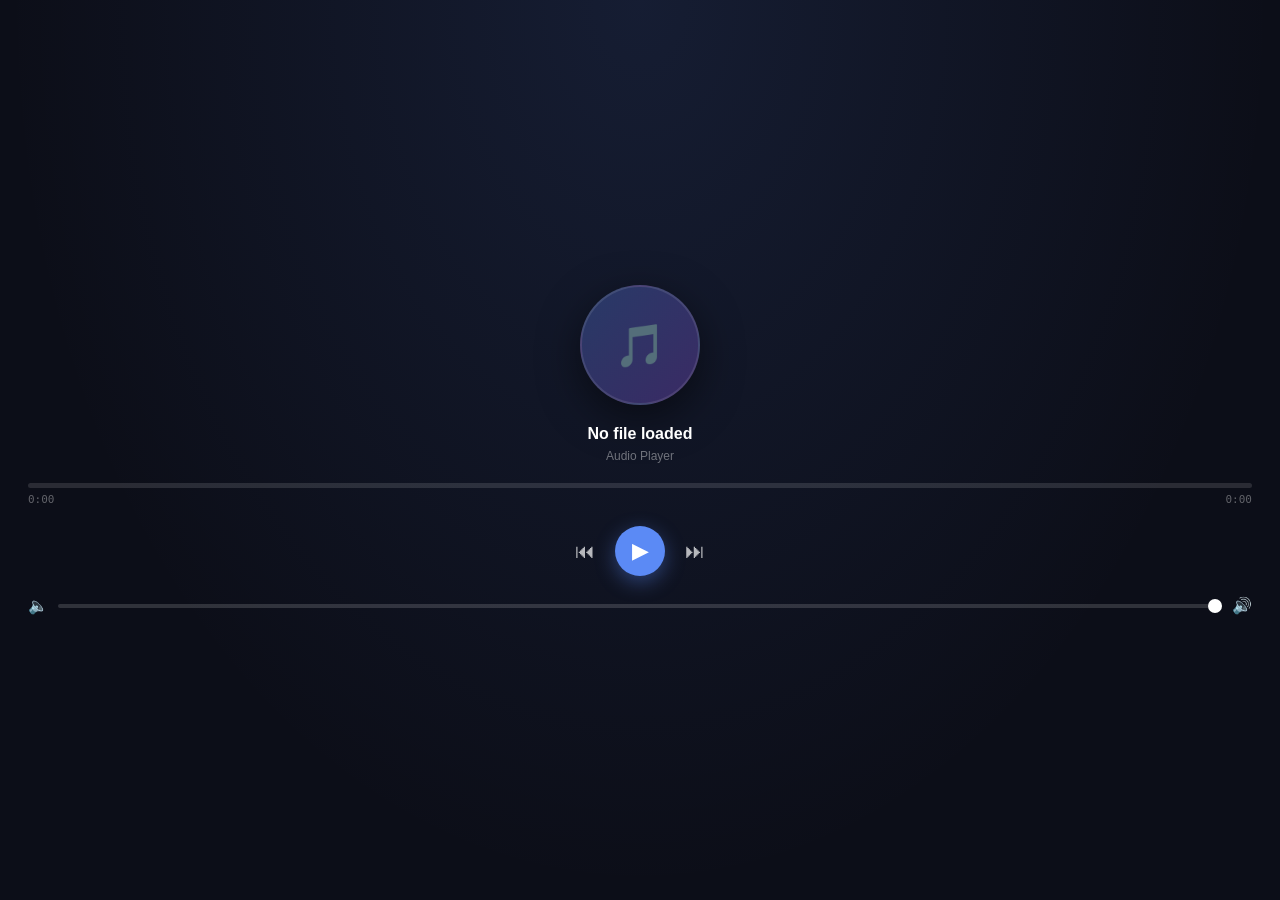
<file: apps/aud_player.html>
<!DOCTYPE html>
<html lang="en">
<head>
<meta charset="UTF-8">
<script type="application/json" id="wos-manifest">{"id":"aud_player","name":"Audio Player","version":"1.0","icon":"🎵","category":"media","singleton":false,"description":"Play audio from the virtual filesystem.","winWidth":380,"winHeight":490}</script>
<style>
*,*::before,*::after{box-sizing:border-box;margin:0;padding:0}
:root{--accent:#5b8af5;--accent2:#9b59f5}
html,body{width:100%;height:100%;font-family:'Segoe UI',-apple-system,sans-serif;background:#0c0e18;color:#eaf0ff}
.aud-wrap{width:100%;height:100%;display:flex;flex-direction:column;align-items:center;justify-content:center;gap:20px;padding:28px;background:radial-gradient(ellipse at 50% 0%,rgba(91,138,245,0.12),transparent 70%)}
.aud-art{width:120px;height:120px;border-radius:50%;background:linear-gradient(135deg,rgba(91,138,245,0.3),rgba(155,89,245,0.3));border:2px solid rgba(255,255,255,0.1);display:flex;align-items:center;justify-content:center;font-size:42px;box-shadow:0 12px 40px rgba(0,0,0,0.5)}
.aud-art.playing{animation:audSpin 8s linear infinite}
@keyframes audSpin{from{transform:rotate(0deg)}to{transform:rotate(360deg)}}
.aud-title{font-size:16px;font-weight:700;color:#fff;text-align:center;max-width:260px;white-space:nowrap;overflow:hidden;text-overflow:ellipsis}
.aud-sub{font-size:12px;color:rgba(255,255,255,0.4);margin-top:-14px}
.aud-prog-wrap{width:100%;display:flex;flex-direction:column;gap:5px}
.aud-prog{width:100%;height:5px;background:rgba(255,255,255,0.12);border-radius:3px;cursor:pointer}
.aud-prog-fill{height:100%;background:linear-gradient(to right,var(--accent),var(--accent2));border-radius:3px;pointer-events:none}
.aud-times{display:flex;justify-content:space-between;font-size:11px;color:rgba(255,255,255,0.35);font-family:monospace}
.aud-btns{display:flex;align-items:center;gap:14px}
.aud-btn{background:none;border:none;color:rgba(255,255,255,0.7);font-size:20px;cursor:pointer;padding:6px;border-radius:50%;transition:all .15s}
.aud-btn:hover{background:rgba(255,255,255,0.1);color:#fff}
.aud-btn.main{width:50px;height:50px;background:var(--accent);color:#fff;font-size:22px;border-radius:50%;display:flex;align-items:center;justify-content:center;box-shadow:0 6px 20px rgba(91,138,245,0.4)}
.aud-btn.main:hover{background:#7aadff;transform:scale(1.07)}
.aud-vol-row{display:flex;align-items:center;gap:10px;width:100%}
input[type=range]{-webkit-appearance:none;height:4px;border-radius:2px;background:rgba(255,255,255,0.15);outline:none;cursor:pointer;flex:1}
input[type=range]::-webkit-slider-thumb{-webkit-appearance:none;width:14px;height:14px;border-radius:50%;background:#fff;cursor:pointer}
</style>
</head>
<body>
<div class="aud-wrap">
  <div class="aud-art" id="ap-art">🎵</div>
  <div class="aud-title" id="ap-title">No file loaded</div>
  <div class="aud-sub" id="ap-sub">Audio Player</div>
  <div class="aud-prog-wrap">
    <div class="aud-prog" id="ap-prog"><div class="aud-prog-fill" id="ap-fill" style="width:0%"></div></div>
    <div class="aud-times"><span id="ap-cur">0:00</span><span id="ap-dur">0:00</span></div>
  </div>
  <div class="aud-btns">
    <button class="aud-btn" id="ap-rew" title="Restart">⏮</button>
    <button class="aud-btn main" id="ap-play" title="Play/Pause">▶</button>
    <button class="aud-btn" id="ap-fwd" title="+10s">⏭</button>
  </div>
  <div class="aud-vol-row">
    <span>🔈</span><input type="range" id="ap-vol" min="0" max="1" step="0.02" value="1"><span>🔊</span>
  </div>
  <audio id="ap-aud"></audio>
</div>
<script>
function getKernel(){ return window.parent && window.parent !== window ? window.parent.Kernel : window.Kernel; }
function waitForKernel(cb){
  const K = getKernel();
  if (K && K.isReady) { cb(K); return; }
  const tryAgain = () => { const k2 = getKernel(); if (k2) cb(k2); else setTimeout(tryAgain, 60); };
  setTimeout(tryAgain, 60);
}
function toast(icon,title,msg){ getKernel().emit('shell:toast', {icon,title,msg}); }

waitForKernel(async K => {
  const params = new URLSearchParams(location.search);
  const path = params.get('path');
  const aud = document.getElementById('ap-aud'), art = document.getElementById('ap-art'), pb = document.getElementById('ap-play');
  const fill = document.getElementById('ap-fill'), prog = document.getElementById('ap-prog');
  const curEl = document.getElementById('ap-cur'), durEl = document.getElementById('ap-dur');
  const titleEl = document.getElementById('ap-title'), subEl = document.getElementById('ap-sub');
  const fmt = s => { const m=Math.floor(s/60), sec=Math.floor(s%60); return m+':'+(sec<10?'0':'')+sec; };

  if (path){
    try {
      aud.src = await K.fs.readDataURL(path);
      titleEl.textContent = K.fs.basename(path).replace(/\.[^.]+$/, '');
      subEl.textContent = 'Audio Player';
    } catch(e){ toast('⚠️','Audio','Could not load file.'); }
  }

  aud.addEventListener('error', () => { pb.textContent='▶'; art.classList.remove('playing'); toast('⚠️','Audio','Playback failed.'); });
  aud.addEventListener('loadedmetadata', () => durEl.textContent = fmt(aud.duration));
  aud.addEventListener('timeupdate', () => { if(!aud.duration) return; fill.style.width=(aud.currentTime/aud.duration*100)+'%'; curEl.textContent=fmt(aud.currentTime); });
  aud.addEventListener('play', () => { pb.textContent='⏸'; art.classList.add('playing'); });
  aud.addEventListener('pause', () => { pb.textContent='▶'; art.classList.remove('playing'); });
  aud.addEventListener('ended', () => { pb.textContent='▶'; art.classList.remove('playing'); fill.style.width='0%'; });

  pb.onclick = () => {
    if (!aud.src) return;
    if (aud.paused){ const p = aud.play(); if (p) p.catch(() => toast('⚠️','Audio','Playback blocked.')); }
    else aud.pause();
  };
  document.getElementById('ap-rew').onclick = () => aud.currentTime = 0;
  document.getElementById('ap-fwd').onclick = () => aud.currentTime = Math.min(aud.duration||0, aud.currentTime+10);
  prog.onclick = e => { if(!aud.duration) return; const r=prog.getBoundingClientRect(); aud.currentTime=((e.clientX-r.left)/r.width)*aud.duration; };
  document.getElementById('ap-vol').oninput = e => { aud.volume = parseFloat(e.target.value); };
  document.addEventListener('keydown', e => { if(e.key===' '){ e.preventDefault(); pb.click(); } });
});
</script>
</body>
</html>
</file>
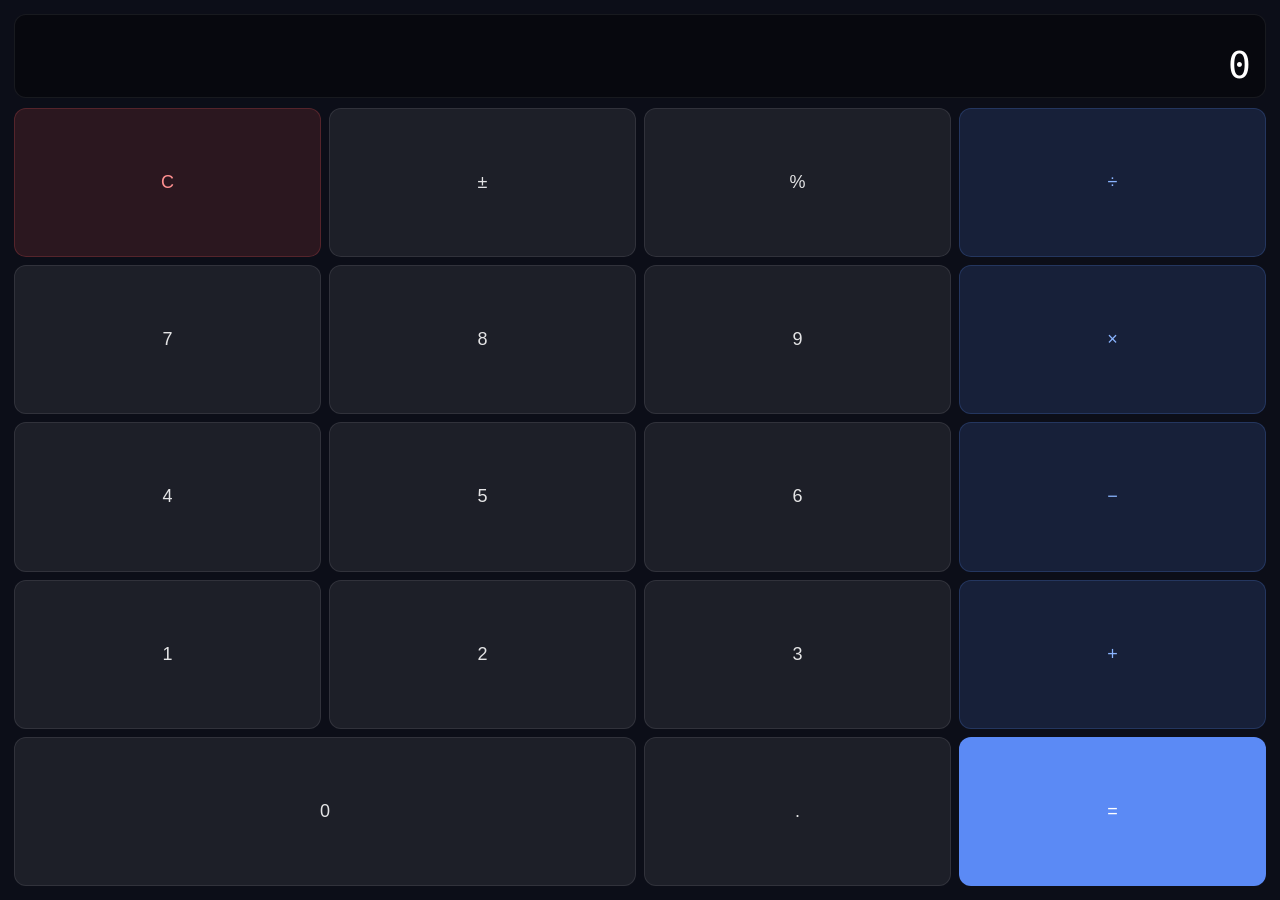
<file: apps/calc.html>
<!DOCTYPE html>
<html lang="en">
<head>
<meta charset="UTF-8">
<script type="application/json" id="wos-manifest">{"id":"calculator","name":"Calculator","version":"1.0","icon":"🧮","category":"utilities","singleton":true,"description":"Basic arithmetic calculator.","winWidth":310,"winHeight":520}</script>
<style>
*,*::before,*::after{box-sizing:border-box;margin:0;padding:0}
:root{--accent:#5b8af5}
html,body{width:100%;height:100%;font-family:'Segoe UI',-apple-system,sans-serif;background:#0c0e18;color:#eaf0ff}
.calc-wrap{display:flex;flex-direction:column;height:100%;padding:14px;gap:10px}
.calc-disp{background:rgba(0,0,0,0.38);border-radius:12px;padding:10px 14px;border:1px solid rgba(255,255,255,0.07);text-align:right}
.calc-expr{font-size:12px;color:rgba(255,255,255,0.38);font-family:monospace;min-height:18px}
.calc-val{font-size:38px;font-weight:300;color:#fff;font-family:monospace;white-space:nowrap;overflow:hidden;text-overflow:ellipsis}
.calc-grid{display:grid;grid-template-columns:repeat(4,1fr);gap:8px;flex:1}
.c-btn{border-radius:12px;background:rgba(255,255,255,0.07);border:1px solid rgba(255,255,255,0.09);color:rgba(255,255,255,0.88);font-size:18px;cursor:pointer;transition:all .12s;font-weight:500;display:flex;align-items:center;justify-content:center}
.c-btn:hover{background:rgba(255,255,255,0.14)}
.c-btn:active{transform:scale(.91)}
.c-btn.op{background:rgba(91,138,245,0.15);color:#8ab4ff;border-color:rgba(91,138,245,0.2)}
.c-btn.eq{background:var(--accent);color:#fff;border-color:transparent}
.c-btn.cl{background:rgba(255,90,90,0.13);color:#ff9090;border-color:rgba(255,90,90,0.2)}
.c-btn.s2{grid-column:span 2}
</style>
</head>
<body>
<div class="calc-wrap">
  <div class="calc-disp"><div class="calc-expr" id="cexpr"></div><div class="calc-val" id="cval">0</div></div>
  <div class="calc-grid">
    <button class="c-btn cl" data-v="C">C</button><button class="c-btn" data-v="±">±</button><button class="c-btn" data-v="%">%</button><button class="c-btn op" data-v="÷">÷</button>
    <button class="c-btn" data-v="7">7</button><button class="c-btn" data-v="8">8</button><button class="c-btn" data-v="9">9</button><button class="c-btn op" data-v="×">×</button>
    <button class="c-btn" data-v="4">4</button><button class="c-btn" data-v="5">5</button><button class="c-btn" data-v="6">6</button><button class="c-btn op" data-v="−">−</button>
    <button class="c-btn" data-v="1">1</button><button class="c-btn" data-v="2">2</button><button class="c-btn" data-v="3">3</button><button class="c-btn op" data-v="+">+</button>
    <button class="c-btn s2" data-v="0">0</button><button class="c-btn" data-v=".">.</button><button class="c-btn eq" data-v="=">=</button>
  </div>
</div>
<script>
const dsp = document.getElementById('cval'), exp = document.getElementById('cexpr');
let cur = '0', pOp = null, pVal = null, ev = false;
const upd = () => { dsp.textContent = cur.length>14 ? parseFloat(cur).toExponential(5) : cur; };
document.querySelectorAll('.c-btn').forEach(b => b.addEventListener('click', () => {
  const v = b.dataset.v;
  if (v==='C'){ cur='0'; pOp=null; pVal=null; exp.textContent=''; ev=false; }
  else if (v==='±'){ cur = cur.startsWith('-') ? cur.slice(1) : (cur==='0'?'0':'-'+cur); }
  else if (v==='%'){ cur = String(parseFloat(cur)/100); }
  else if ('÷×−+'.includes(v)){ pVal=parseFloat(cur); pOp=v; exp.textContent=cur+' '+v; cur='0'; ev=false; }
  else if (v==='='){
    if (pOp && pVal!=null){
      const a=pVal, b2=parseFloat(cur);
      const r = pOp==='÷' ? (b2===0?Infinity:a/b2) : pOp==='+' ? a+b2 : pOp==='−' ? a-b2 : a*b2;
      exp.textContent = `${a} ${pOp} ${b2} =`;
      cur = isNaN(r) ? 'Error' : String(parseFloat(r.toFixed(10)));
      pOp=null; pVal=null; ev=true;
    }
  }
  else if (v==='.'){ if (ev){ cur='0.'; ev=false; } else if (!cur.includes('.')) cur+='.'; }
  else { cur = (cur==='0'||ev) ? v : cur+v; ev=false; }
  upd();
}));
document.addEventListener('keydown', e => {
  const m = {'0':'0','1':'1','2':'2','3':'3','4':'4','5':'5','6':'6','7':'7','8':'8','9':'9','+':'+','-':'−','*':'×','/':'÷','=':'=','Enter':'=','.':'.','Escape':'C'};
  const v = m[e.key]; if (!v) return;
  if (e.key==='Backspace'){ cur = cur.length>1 ? cur.slice(0,-1) : '0'; upd(); return; }
  document.querySelector(`.c-btn[data-v="${v}"]`)?.click();
});
</script>
</body>
</html>
</file>
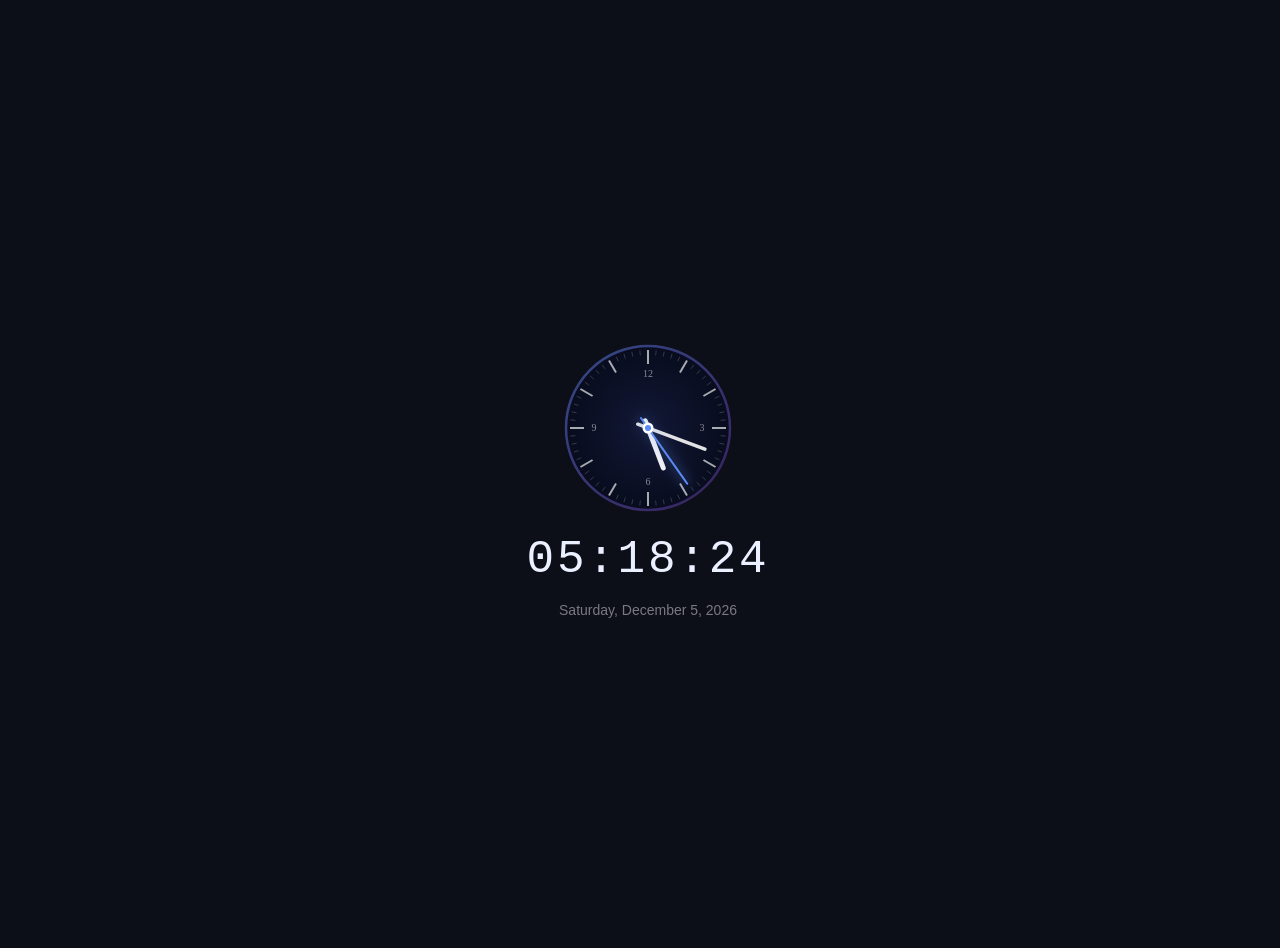
<file: apps/clock.html>
<!DOCTYPE html>
<html lang="en">
<head>
<meta charset="UTF-8">
<script type="application/json" id="wos-manifest">{"id":"clock","name":"Clock","version":"1.0","icon":"🕐","category":"utilities","singleton":true,"description":"Analog clock.","winWidth":300,"winHeight":380}</script>
<style>
*,*::before,*::as{box-sizing:border-box;margin:0;padding:0}
html,body{width:100%;height:100%;font-family:'Segoe UI',-apple-system,sans-serif;background:#0c0e18;color:#eaf0ff}
.clock-wrap{display:flex;flex-direction:column;align-items:center;justify-content:center;height:100%;gap:16px;padding:20px}
.clock-dig{font-size:46px;font-weight:200;font-family:monospace;letter-spacing:.06em}
.clock-date-str{font-size:14px;color:rgba(255,255,255,0.45);font-weight:500}
</style>
</head>
<body>
<div class="clock-wrap">
  <canvas id="ccanvas" width="180" height="180"></canvas>
  <div class="clock-dig" id="cdig"></div>
  <div class="clock-date-str" id="cdatestr"></div>
</div>
<script>
const cv = document.getElementById('ccanvas'), ctx = cv.getContext('2d');
const dig = document.getElementById('cdig'), dstr = document.getElementById('cdatestr');
const CX=90, CY=90, R=82;
const ACCENT = '#5b8af5';
function draw(){
  const now = new Date();
  ctx.clearRect(0,0,180,180);
  const gf = ctx.createRadialGradient(CX,CY,2,CX,CY,R);
  gf.addColorStop(0,'rgba(18,25,55,0.95)'); gf.addColorStop(1,'rgba(8,12,30,0.98)');
  ctx.beginPath(); ctx.arc(CX,CY,R,0,Math.PI*2); ctx.fillStyle=gf; ctx.fill();
  const gr = ctx.createLinearGradient(CX-R,CY-R,CX+R,CY+R);
  gr.addColorStop(0,'rgba(91,138,245,0.5)'); gr.addColorStop(1,'rgba(155,89,245,0.3)');
  ctx.beginPath(); ctx.arc(CX,CY,R,0,Math.PI*2); ctx.strokeStyle=gr; ctx.lineWidth=2.5; ctx.stroke();
  for (let i=0;i<60;i++){
    const a=(i/60)*Math.PI*2-Math.PI/2, isH = i%5===0;
    ctx.beginPath();
    ctx.moveTo(CX+Math.cos(a)*(R-4), CY+Math.sin(a)*(R-4));
    ctx.lineTo(CX+Math.cos(a)*(R-(isH?18:9)), CY+Math.sin(a)*(R-(isH?18:9)));
    ctx.strokeStyle = isH ? 'rgba(255,255,255,0.65)' : 'rgba(255,255,255,0.18)';
    ctx.lineWidth = isH ? 2 : 1; ctx.stroke();
  }
  ctx.fillStyle='rgba(255,255,255,0.5)'; ctx.font='10px Segoe UI'; ctx.textAlign='center'; ctx.textBaseline='middle';
  [[12,0],[3,3],[6,6],[9,9]].forEach(([n,i]) => { const a=(i/12)*Math.PI*2-Math.PI/2; ctx.fillText(n, CX+Math.cos(a)*(R-28), CY+Math.sin(a)*(R-28)); });
  const h=now.getHours()%12, m=now.getMinutes(), s=now.getSeconds(), ms=now.getMilliseconds();
  const hand = (ang,len,w,c,glow) => {
    ctx.save(); ctx.beginPath();
    if (glow){ ctx.shadowColor=c; ctx.shadowBlur=12; }
    ctx.moveTo(CX-Math.cos(ang)*len*.18, CY-Math.sin(ang)*len*.18);
    ctx.lineTo(CX+Math.cos(ang)*len, CY+Math.sin(ang)*len);
    ctx.strokeStyle=c; ctx.lineWidth=w; ctx.lineCap='round'; ctx.stroke(); ctx.restore();
  };
  hand((h/12+m/720)*Math.PI*2-Math.PI/2, R*.52, 5, 'rgba(255,255,255,0.95)');
  hand((m/60+s/3600)*Math.PI*2-Math.PI/2, R*.74, 3.5, 'rgba(255,255,255,0.88)');
  hand(((s+(ms/1000))/60)*Math.PI*2-Math.PI/2, R*.83, 2, ACCENT, true);
  ctx.beginPath(); ctx.arc(CX,CY,5.5,0,Math.PI*2); ctx.fillStyle='#fff'; ctx.fill();
  ctx.beginPath(); ctx.arc(CX,CY,3,0,Math.PI*2); ctx.fillStyle=ACCENT; ctx.fill();
  const p = n => String(n).padStart(2,'0');
  dig.textContent = `${p(now.getHours())}:${p(m)}:${p(s)}`;
  dstr.textContent = now.toLocaleDateString('en-US',{weekday:'long',month:'long',day:'numeric',year:'numeric'});
}
draw();
setInterval(draw, 250);
</script>
</body>
</html>
</file>
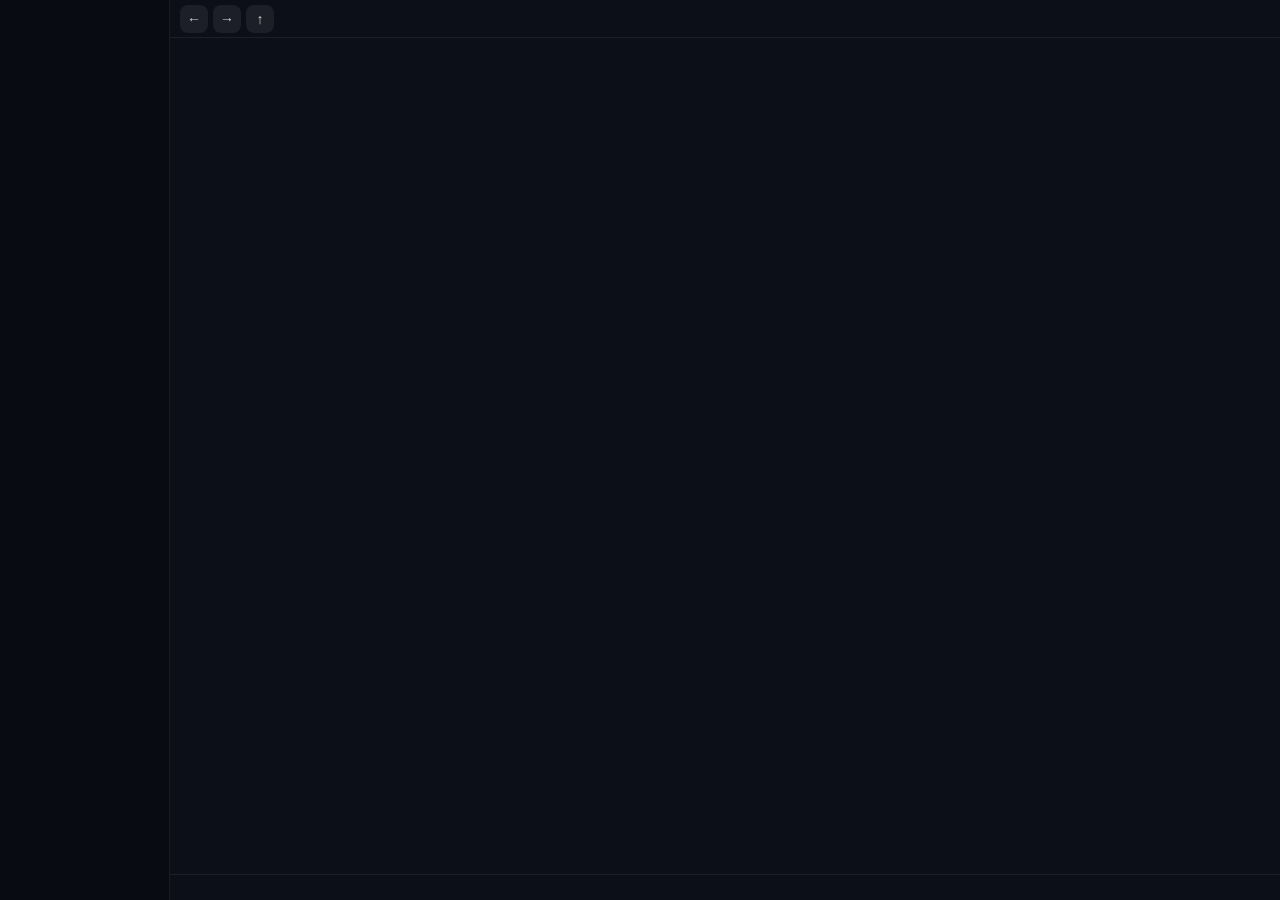
<file: apps/files.html>
<!DOCTYPE html>
<html lang="en">
<head>
<meta charset="UTF-8">
<script type="application/json" id="wos-manifest">{"id":"files","name":"File Explorer","version":"1.0","icon":"📁","category":"system","singleton":false,"description":"Browse the HuebOS virtual filesystem.","winWidth":750,"winHeight":500}</script>
<style>
*,*::before,*::after{box-sizing:border-box;margin:0;padding:0}
:root{--accent:#5b8af5;--font:'Segoe UI',-apple-system,sans-serif;--mono:'Cascadia Code',monospace}
html,body{width:100%;height:100%;overflow:hidden;font-family:var(--font);color:#eaf0ff;background:#0c0e18}
*::-webkit-scrollbar{width:5px;height:5px}
*::-webkit-scrollbar-thumb{background:rgba(255,255,255,0.18);border-radius:3px}
.exp-wrap{display:flex;height:100%}
.exp-sidebar{width:170px;flex-shrink:0;background:rgba(0,0,0,0.22);border-right:1px solid rgba(255,255,255,0.07);padding:10px 7px;display:flex;flex-direction:column;gap:2px;overflow-y:auto}
.exp-nav{display:flex;align-items:center;gap:8px;padding:8px 10px;border-radius:9px;cursor:pointer;font-size:13px;color:rgba(255,255,255,0.6);transition:all .13s;font-weight:500}
.exp-nav:hover{background:rgba(255,255,255,0.07);color:#fff}
.exp-nav.active{background:rgba(91,138,245,0.18);color:var(--accent)}
.exp-main{flex:1;display:flex;flex-direction:column;overflow:hidden}
.exp-toolbar{height:38px;flex-shrink:0;display:flex;align-items:center;gap:5px;padding:0 10px;border-bottom:1px solid rgba(255,255,255,0.07)}
.exp-tbtn{width:28px;height:28px;border-radius:8px;border:none;cursor:pointer;background:rgba(255,255,255,0.07);color:rgba(255,255,255,0.8);font-size:14px;display:flex;align-items:center;justify-content:center;transition:background .13s}
.exp-tbtn:hover{background:rgba(255,255,255,0.14)}
.exp-tbtn:disabled{opacity:.3;cursor:not-allowed}
.exp-path{flex:1;display:flex;align-items:center;gap:3px;font-size:12px;overflow:hidden}
.exp-seg{color:rgba(255,255,255,0.6);cursor:pointer;white-space:nowrap;padding:2px 4px;border-radius:5px;transition:color .1s}
.exp-seg:hover{color:var(--accent);background:rgba(91,138,245,0.1)}
.exp-sep2{color:rgba(255,255,255,0.25)}
.exp-files{flex:1;padding:12px;display:flex;flex-wrap:wrap;gap:5px;align-content:flex-start;overflow-y:auto}
.exp-item{width:86px;display:flex;flex-direction:column;align-items:center;gap:5px;padding:10px 5px 8px;border-radius:10px;cursor:pointer;text-align:center;border:1px solid transparent;transition:all .13s}
.exp-item:hover{background:rgba(255,255,255,0.08)}
.exp-item.sel{background:rgba(91,138,245,0.18);border-color:rgba(91,138,245,0.42)}
.exp-item .ei-img{width:40px;height:40px;display:flex;align-items:center;justify-content:center;font-size:30px;margin:0 auto}
.exp-item .ei-img img{width:100%;height:100%;object-fit:cover;border-radius:4px}
.exp-item-name{font-size:11.5px;color:rgba(255,255,255,0.82);word-break:break-word;line-height:1.3}
.exp-empty{width:100%;text-align:center;padding:50px 20px;opacity:.4;font-size:14px;line-height:2}
.exp-statusbar{height:26px;flex-shrink:0;border-top:1px solid rgba(255,255,255,0.07);display:flex;align-items:center;padding:0 12px;font-size:11px;color:rgba(255,255,255,0.35)}
#ctx{position:fixed;z-index:9999;background:rgba(10,12,24,0.99);backdrop-filter:blur(24px);border:1px solid rgba(255,255,255,0.13);border-radius:12px;padding:6px;min-width:170px;box-shadow:0 22px 65px rgba(0,0,0,0.7);opacity:0;transform:scale(0.9)translateY(-8px);transition:opacity .15s ease,transform .17s cubic-bezier(.2,1.2,.3,1);display:none}
#ctx.show{opacity:1;transform:scale(1)translateY(0)}
.ctx-item{padding:9px 13px;border-radius:8px;cursor:pointer;font-size:13px;font-weight:500;color:rgba(255,255,255,0.82);transition:all .1s}
.ctx-item:hover{background:rgba(91,138,245,0.18);color:#fff;padding-left:16px}
.ctx-item.danger:hover{background:rgba(255,80,80,0.18);color:#ff9090}
.ctx-sep{height:1px;background:rgba(255,255,255,0.08);margin:4px 0}
</style>
</head>
<body>
<div class="exp-wrap">
  <div class="exp-sidebar" id="xnav"></div>
  <div class="exp-main">
    <div class="exp-toolbar">
      <button class="exp-tbtn" id="xback" title="Back">&#8592;</button>
      <button class="exp-tbtn" id="xfwd" title="Forward">&#8594;</button>
      <button class="exp-tbtn" id="xup" title="Up">&#8593;</button>
      <div class="exp-path" id="xpath"></div>
    </div>
    <div class="exp-files" id="xfiles"></div>
    <div class="exp-statusbar" id="xstat"></div>
  </div>
</div>
<div id="ctx"></div>

<script>
function getKernel(){ return window.parent && window.parent !== window ? window.parent.Kernel : window.Kernel; }
function waitForKernel(cb){
  const K = getKernel();
  if (K && K.isReady) { cb(K); return; }
  const tryAgain = () => { const k2 = getKernel(); if (k2) cb(k2); else setTimeout(tryAgain, 60); };
  setTimeout(tryAgain, 60);
}
function iconHtml(K, icon, size){ return (K && K.icons) ? K.icons.render(icon, { size }) : String(icon||'▪'); }
function launchApp(appId, opts){ getKernel().emit('shell:launch', Object.assign({ appId }, opts||{})); }

const NAV_LINKS = [
  { label:'Home', path:'/device', icon:'🏠' },
  { label:'Desktop', path:'/device/desktop', icon:'🖥️' },
  { label:'Documents', path:'/device/documents', icon:'📄' },
  { label:'Downloads', path:'/device/downloads', icon:'📥' },
  { label:'Pictures', path:'/device/pictures', icon:'🖼️' },
  { label:'Music', path:'/device/music', icon:'🎵' },
  { label:'Videos', path:'/device/videos', icon:'🎬' },
];

const ctxEl = document.getElementById('ctx');
function ctxMenu(x,y,items){
  ctxEl.innerHTML='';
  items.forEach(item=>{
    if(item.sep){const s=document.createElement('div');s.className='ctx-sep';ctxEl.appendChild(s);return;}
    const el=document.createElement('div');el.className='ctx-item'+(item.danger?' danger':'');el.textContent=item.label;
    el.addEventListener('click',()=>{item.fn();hideCtx();});
    ctxEl.appendChild(el);
  });
  ctxEl.style.display='block';ctxEl.style.left=x+'px';ctxEl.style.top=y+'px';
  setTimeout(()=>{
    const r=ctxEl.getBoundingClientRect();
    if(r.right>window.innerWidth)ctxEl.style.left=(window.innerWidth-r.width-8)+'px';
    if(r.bottom>window.innerHeight)ctxEl.style.top=(window.innerHeight-r.height-8)+'px';
    ctxEl.classList.add('show');
  },8);
}
function hideCtx(){ctxEl.classList.remove('show');setTimeout(()=>ctxEl.style.display='none',150);}
document.addEventListener('click',hideCtx);

waitForKernel(K => {
  const params = new URLSearchParams(location.search);
  const startPath = params.get('start') || '/device';

  const navEl = document.getElementById('xnav');
  NAV_LINKS.forEach(n => {
    const el = document.createElement('div'); el.className='exp-nav'; el.dataset.p = n.path;
    el.innerHTML = `${iconHtml(K,n.icon,15)} <span style="margin-left:5px">${n.label}</span>`;
    el.addEventListener('click', () => nav(n.path));
    navEl.appendChild(el);
  });

  const pEl = document.getElementById('xpath'), fEl = document.getElementById('xfiles'), sEl = document.getElementById('xstat');
  const bkBtn = document.getElementById('xback'), fdBtn = document.getElementById('xfwd'), upBtn = document.getElementById('xup');

  let cwd = startPath, hist = [cwd], hi = 0;

  function nav(p){
    cwd = p;
    if (hi < hist.length-1) hist.splice(hi+1);
    if (hist[hist.length-1] !== p){ hist.push(p); hi = hist.length-1; }
    render();
  }

  async function render(){
    const segs = cwd==='/' ? ['/'] : cwd.split('/').filter(Boolean);
    pEl.innerHTML = segs.map((s,i)=>{
      const p = i===0 && segs.length===1 ? '/' : '/'+segs.slice(0,i+1).join('/');
      return (i>0?'<span class="exp-sep2"> › </span>':'') + `<span class="exp-seg" data-p="${p}">${s}</span>`;
    }).join('');
    pEl.querySelectorAll('.exp-seg').forEach(e => e.onclick = () => nav(e.dataset.p));
    navEl.querySelectorAll('.exp-nav').forEach(n => n.classList.toggle('active', n.dataset.p===cwd));
    bkBtn.disabled = hi===0; fdBtn.disabled = hi===hist.length-1; upBtn.disabled = cwd==='/device';

    fEl.innerHTML = '';
    let items;
    try { items = await K.fs.readdir(cwd); }
    catch(e){ fEl.innerHTML = `<div class="exp-empty">Cannot open "${cwd}"</div>`; sEl.textContent=''; return; }

    sEl.textContent = items.length ? `${items.length} item${items.length!==1?'s':''}` : 'Empty folder';
    if (!items.length){ fEl.innerHTML = '<div class="exp-empty">This folder is empty</div>'; return; }

    items.sort((a,b) => a.type!==b.type ? (a.type==='dir'?-1:1) : a.name.localeCompare(b.name)).forEach(item => {
      const el = document.createElement('div'); el.className = 'exp-item';
      const isImg = item.mime && item.mime.startsWith('image/');
      let imgHtml;
      if (isImg) imgHtml = `<div class="ei-img" id="thumb-${btoa(item.id).replace(/[^a-zA-Z0-9]/g,'')}"></div>`;
      else imgHtml = `<div class="ei-img">${iconHtml(K, item.icon || (item.type==='dir'?'📁':(item.type==='shortcut'?'🔗':'📄')), 34)}</div>`;
      el.innerHTML = `${imgHtml}<div class="exp-item-name">${item.name}</div>`;
      if (isImg){
        K.fs.readDataURL(item.id).then(url => {
          const t = el.querySelector('.ei-img'); if (t) t.innerHTML = `<img src="${url}">`;
        }).catch(()=>{});
      }
      el.onclick = () => { fEl.querySelectorAll('.exp-item').forEach(e=>e.classList.remove('sel')); el.classList.add('sel'); sEl.textContent = `${items.length} items · "${item.name}" selected`; };
      el.ondblclick = () => activate(item);
      el.addEventListener('contextmenu', e => {
        e.preventDefault(); e.stopPropagation();
        ctxMenu(e.clientX, e.clientY, [
          { label:'Open', fn: () => activate(item) },
          { sep:true },
          { label:'Delete', fn: async () => { await K.fs.remove(item.id, { recursive:true }); render(); }, danger:true },
        ]);
      });
      fEl.appendChild(el);
    });
  }

  function activate(item){
    if (item.type === 'dir'){ nav(item.id); return; }
    if (item.type === 'shortcut' && item.meta && item.meta.appId){ launchApp(item.meta.appId); return; }
    K.openFile(item.id).then(res => { if (!res.ok && res.reason==='NO_HANDLER') launchApp('notepad', { filePath:item.id }); });
  }

  bkBtn.onclick = () => { if (hi>0){ hi--; cwd=hist[hi]; render(); } };
  fdBtn.onclick = () => { if (hi<hist.length-1){ hi++; cwd=hist[hi]; render(); } };
  upBtn.onclick = () => { if (cwd!=='/device') nav(K.fs.dirname(cwd) || '/device'); };

  document.addEventListener('contextmenu', e => {
    if (e.target.closest('.exp-item')) return;
    e.preventDefault();
    ctxMenu(e.clientX, e.clientY, [{ label:'New Folder', fn: async () => { await K.fs.mkdir(cwd+'/New folder'); render(); } }]);
  });

  render();
});
</script>
</body>
</html>
</file>
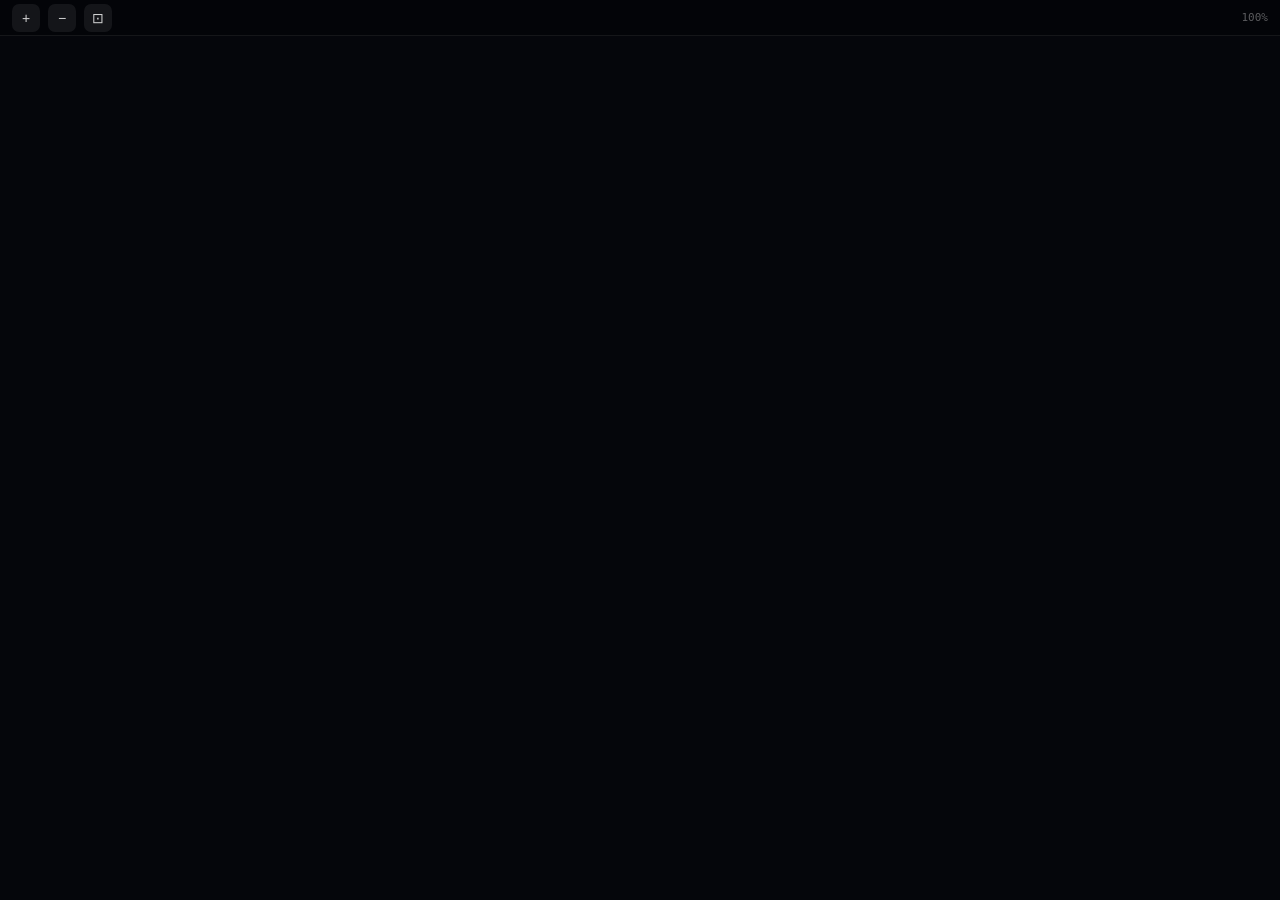
<file: apps/img_viewer.html>
<!DOCTYPE html>
<html lang="en">
<head>
<meta charset="UTF-8">
<script type="application/json" id="wos-manifest">{"id":"img_viewer","name":"Image Viewer","version":"1.0","icon":"🖼️","category":"media","singleton":false,"description":"View images from the virtual filesystem.","winWidth":680,"winHeight":500}</script>
<style>
*,*::before,*::after{box-sizing:border-box;margin:0;padding:0}
html,body{width:100%;height:100%;font-family:'Segoe UI',-apple-system,sans-serif;background:#0c0e18;color:#eaf0ff}
.imgv-wrap{width:100%;height:100%;display:flex;flex-direction:column;background:rgba(0,0,0,0.55)}
.imgv-toolbar{height:36px;flex-shrink:0;display:flex;align-items:center;gap:8px;padding:0 12px;background:rgba(0,0,0,0.3);border-bottom:1px solid rgba(255,255,255,0.07)}
.imgv-btn{width:28px;height:28px;border-radius:7px;border:none;background:rgba(255,255,255,0.07);color:rgba(255,255,255,0.8);font-size:14px;cursor:pointer;display:flex;align-items:center;justify-content:center;transition:background .13s}
.imgv-btn:hover{background:rgba(255,255,255,0.14)}
.imgv-name{font-size:12px;color:rgba(255,255,255,0.5);margin-left:4px}
.imgv-zoom{margin-left:auto;font-size:11px;color:rgba(255,255,255,0.35);font-family:monospace}
.imgv-stage{flex:1;display:flex;align-items:center;justify-content:center;overflow:hidden;position:relative;cursor:grab}
.imgv-stage:active{cursor:grabbing}
.imgv-stage img{max-width:100%;max-height:100%;border-radius:4px;box-shadow:0 12px 40px rgba(0,0,0,0.6);transform-origin:center;user-select:none;pointer-events:none}
.imgv-err{text-align:center;opacity:.4;font-size:14px;line-height:2.2}
</style>
</head>
<body>
<div class="imgv-wrap">
  <div class="imgv-toolbar">
    <button class="imgv-btn" id="iv-zin" title="Zoom In">+</button>
    <button class="imgv-btn" id="iv-zout" title="Zoom Out">−</button>
    <button class="imgv-btn" id="iv-fit" title="Fit">⊡</button>
    <span class="imgv-name" id="iv-name"></span>
    <span class="imgv-zoom" id="iv-zpct">100%</span>
  </div>
  <div class="imgv-stage" id="iv-stage">
    <img id="iv-img" style="display:none" draggable="false">
    <div class="imgv-err" id="iv-err" style="display:none">Could not load image</div>
  </div>
</div>
<script>
function getKernel(){ return window.parent && window.parent !== window ? window.parent.Kernel : window.Kernel; }
function waitForKernel(cb){
  const K = getKernel();
  if (K && K.isReady) { cb(K); return; }
  const tryAgain = () => { const k2 = getKernel(); if (k2) cb(k2); else setTimeout(tryAgain, 60); };
  setTimeout(tryAgain, 60);
}

waitForKernel(async K => {
  const params = new URLSearchParams(location.search);
  const path = params.get('path');
  const img = document.getElementById('iv-img'), stage = document.getElementById('iv-stage'), zpct = document.getElementById('iv-zpct'), err = document.getElementById('iv-err');
  document.getElementById('iv-name').textContent = path ? K.fs.basename(path) : '';

  let scale=1, ox=0, oy=0, dragging=false, sx=0, sy=0;
  const apply = () => { img.style.transform = `translate(${ox}px,${oy}px)scale(${scale})`; zpct.textContent = Math.round(scale*100)+'%'; };

  if (path){
    try {
      const url = await K.fs.readDataURL(path);
      img.src = url; img.style.display = 'block';
    } catch(e){ err.style.display = 'block'; }
  } else { err.style.display = 'block'; }

  document.getElementById('iv-zin').onclick = () => { scale=Math.min(scale*1.25,10); apply(); };
  document.getElementById('iv-zout').onclick = () => { scale=Math.max(scale*.8,.05); apply(); };
  document.getElementById('iv-fit').onclick = () => { scale=1; ox=0; oy=0; apply(); };
  stage.addEventListener('wheel', e => { e.preventDefault(); scale=Math.max(.05,Math.min(10,scale*(e.deltaY<0?1.12:.9))); apply(); }, {passive:false});
  stage.addEventListener('mousedown', e => { dragging=true; sx=e.clientX-ox; sy=e.clientY-oy; });
  document.addEventListener('mousemove', e => { if(!dragging) return; ox=e.clientX-sx; oy=e.clientY-sy; apply(); });
  document.addEventListener('mouseup', () => dragging=false);
});
</script>
</body>
</html>
</file>
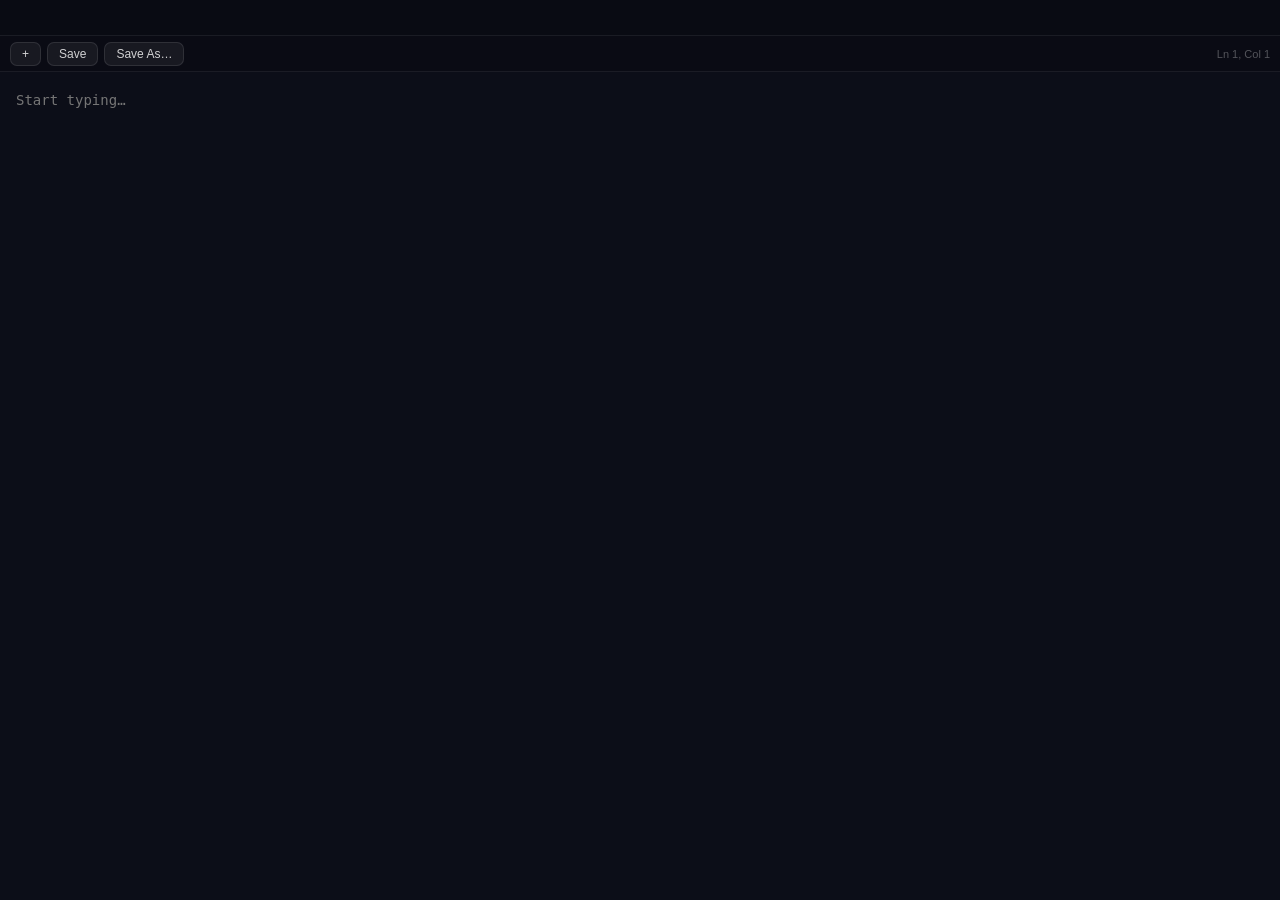
<file: apps/notepad.html>
<!DOCTYPE html>
<html lang="en">
<head>
<meta charset="UTF-8">
<script type="application/json" id="wos-manifest">{"id":"notepad","name":"Text Editor","version":"1.0","icon":"📝","category":"productivity","singleton":false,"description":"Multi-tab plain text editor.","winWidth":640,"winHeight":460}</script>
<style>
*,*::before,*::after{box-sizing:border-box;margin:0;padding:0}
:root{--accent:#5b8af5;--font:'Segoe UI',-apple-system,sans-serif;--mono:'Cascadia Code',monospace}
html,body{width:100%;height:100%;overflow:hidden;font-family:var(--font);color:#eaf0ff;background:#0c0e18}
.ed-wrap{display:flex;flex-direction:column;height:100%}
#ed-tabbar{display:flex;align-items:center;background:rgba(0,0,0,0.22);border-bottom:1px solid rgba(255,255,255,0.07);overflow-x:auto;flex-shrink:0;min-height:36px}
.ed-tab{display:flex;align-items:center;gap:6px;padding:0 10px 0 12px;height:36px;cursor:pointer;border-right:1px solid rgba(255,255,255,0.07);white-space:nowrap;flex-shrink:0;font-size:12px;color:rgba(255,255,255,0.55);transition:background .12s;min-width:80px;max-width:160px}
.ed-tab.active{background:rgba(255,255,255,0.07);color:#fff;border-bottom:2px solid var(--accent)}
.ed-tab-name{overflow:hidden;text-overflow:ellipsis;flex:1;min-width:0}
.ed-tab-close{background:none;border:none;color:rgba(255,255,255,0.35);cursor:pointer;padding:2px;border-radius:3px;flex-shrink:0}
.ed-tab-close:hover{color:#fff}
.ed-toolbar{flex-shrink:0;display:flex;align-items:center;gap:6px;padding:0 10px;height:36px;border-bottom:1px solid rgba(255,255,255,0.07);background:rgba(0,0,0,0.18)}
.ed-btn{padding:4px 11px;border-radius:7px;border:1px solid rgba(255,255,255,0.1);background:rgba(255,255,255,0.06);color:rgba(255,255,255,0.8);font-size:12px;font-family:var(--font);cursor:pointer;transition:all .13s;font-weight:500}
.ed-btn:hover{background:rgba(255,255,255,0.13);color:#fff}
.ed-fname{font-size:12px;color:rgba(255,255,255,0.45);margin:0 2px;white-space:nowrap;overflow:hidden;max-width:180px;text-overflow:ellipsis}
.ed-status{margin-left:auto;font-size:11px;color:rgba(255,255,255,0.3);white-space:nowrap}
textarea.ed-ta{flex:1;background:transparent;border:none;outline:none;resize:none;color:rgba(255,255,255,0.88);font-size:14px;font-family:var(--mono);padding:16px;line-height:1.75;caret-color:var(--accent);tab-size:2}
.save-overlay{position:fixed;inset:0;z-index:8000;background:rgba(0,0,0,0.55);backdrop-filter:blur(6px);display:flex;align-items:center;justify-content:center}
.save-modal{width:400px;max-width:calc(100% - 32px);background:rgba(12,14,24,0.98);backdrop-filter:blur(40px);border:1px solid rgba(255,255,255,0.13);border-radius:16px;box-shadow:0 30px 80px rgba(0,0,0,0.7);overflow:hidden}
.save-modal-hd{padding:16px 18px 12px;font-size:14px;font-weight:700;border-bottom:1px solid rgba(255,255,255,0.07)}
.save-modal-body{padding:14px 18px}
.save-label{font-size:11px;font-weight:700;color:rgba(255,255,255,0.35);text-transform:uppercase;letter-spacing:.08em;margin-bottom:7px}
.save-folders{display:flex;flex-wrap:wrap;gap:5px;margin-bottom:14px}
.save-folder-btn{padding:6px 13px;border-radius:8px;background:rgba(255,255,255,0.06);border:1px solid rgba(255,255,255,0.09);color:rgba(255,255,255,0.75);font-size:12px;font-weight:500;cursor:pointer;transition:all .13s}
.save-folder-btn.active{background:rgba(91,138,245,0.22);border-color:rgba(91,138,245,0.5);color:var(--accent)}
.save-input{width:100%;background:rgba(255,255,255,0.06);border:1px solid rgba(255,255,255,0.12);border-radius:9px;padding:10px 13px;color:#fff;font-size:14px;font-family:var(--font);outline:none}
.save-modal-ft{padding:12px 18px;display:flex;justify-content:flex-end;gap:8px;border-top:1px solid rgba(255,255,255,0.07);background:rgba(0,0,0,0.2)}
.save-action{padding:8px 18px;border-radius:9px;border:none;font-family:var(--font);font-size:13px;font-weight:600;cursor:pointer}
.save-action.cancel{background:rgba(255,255,255,0.07);color:rgba(255,255,255,0.7)}
.save-action.confirm{background:var(--accent);color:#fff}
</style>
</head>
<body>
<div class="ed-wrap">
  <div id="ed-tabbar"></div>
  <div class="ed-toolbar">
    <button class="ed-btn" id="ed-new-tab" title="New Tab (Ctrl+T)">+</button>
    <button class="ed-btn" id="ed-save">Save</button>
    <button class="ed-btn" id="ed-saveas">Save As…</button>
    <span class="ed-fname" id="ed-fn"></span>
    <div class="ed-status" id="ed-stat">Ln 1, Col 1</div>
  </div>
  <textarea class="ed-ta" id="ed-ta" spellcheck="false" placeholder="Start typing…"></textarea>
</div>

<script>
function getKernel(){ return window.parent && window.parent !== window ? window.parent.Kernel : window.Kernel; }
function waitForKernel(cb){
  const K = getKernel();
  if (K && K.isReady) { cb(K); return; }
  const tryAgain = () => { const k2 = getKernel(); if (k2) cb(k2); else setTimeout(tryAgain, 60); };
  setTimeout(tryAgain, 60);
}
function toast(icon,title,msg){ getKernel().emit('shell:toast', {icon,title,msg}); }

waitForKernel(async K => {
  const params = new URLSearchParams(location.search);
  const initialPath = params.get('path');

  const tabbar = document.getElementById('ed-tabbar');
  const ta = document.getElementById('ed-ta');
  const stat = document.getElementById('ed-stat');
  const fnEl = document.getElementById('ed-fn');

  let tabs = [], activeId = null, _tid = 0;
  const mkId = () => 't'+(++_tid);

  function renderTabs(){
    tabbar.innerHTML = '';
    tabs.forEach(t => {
      const el = document.createElement('div');
      el.className = 'ed-tab' + (t.id===activeId ? ' active' : '');
      const name = document.createElement('span'); name.className='ed-tab-name'; name.textContent = (t.dirty?'● ':'')+t.name;
      const close = document.createElement('button'); close.className='ed-tab-close'; close.textContent='✕'; close.title='Close (Ctrl+W)';
      close.onclick = ev => { ev.stopPropagation(); closeTab(t.id); };
      el.appendChild(name); el.appendChild(close);
      el.onclick = () => switchTab(t.id);
      tabbar.appendChild(el);
    });
  }

  function switchTab(id){
    if (activeId){ const cur = tabs.find(t=>t.id===activeId); if (cur) cur.content = ta.value; }
    activeId = id;
    const t = tabs.find(t=>t.id===id); if (!t) return;
    ta.value = t.content; fnEl.textContent = t.name;
    renderTabs(); updateStatus(); ta.focus();
  }

  function closeTab(id){
    const idx = tabs.findIndex(t=>t.id===id); if (idx===-1) return;
    tabs.splice(idx,1);
    if (!tabs.length){ addTab('untitled.txt','',null); return; }
    if (activeId===id) switchTab(tabs[Math.min(idx,tabs.length-1)].id);
    else renderTabs();
  }

  function addTab(name, content, fsPath){
    const id = mkId();
    tabs.push({ id, name, content, fsPath, dirty:false, savedContent: content });
    renderTabs(); switchTab(id);
    return id;
  }

  function updateStatus(){
    const before = ta.value.substr(0, ta.selectionStart);
    const lines = before.split('\n');
    stat.textContent = `Ln ${lines.length}, Col ${lines[lines.length-1].length+1}  |  ${ta.value.length} ch`;
    const cur = tabs.find(t=>t.id===activeId);
    if (cur){ const wasDirty = cur.dirty; cur.dirty = ta.value !== cur.savedContent; if (wasDirty!==cur.dirty) renderTabs(); }
  }

  function dirName(name){ return { 'Desktop':'/device/desktop', 'Documents':'/device/documents', 'Downloads':'/device/downloads' }[name] || '/device/documents'; }

  function showSaveDialog(defaultName, getContent, onSaved){
    const ov = document.createElement('div'); ov.className='save-overlay';
    const dirs = ['Desktop','Documents','Downloads'];
    ov.innerHTML = `<div class="save-modal"><div class="save-modal-hd">Save As</div><div class="save-modal-body"><div class="save-label">Save to folder</div><div class="save-folders">${dirs.map(d=>`<div class="save-folder-btn${d==='Documents'?' active':''}" data-d="${d}">${d}</div>`).join('')}</div><div class="save-label" style="margin-top:10px">File name</div><input class="save-input" id="sav-fname" value="${defaultName}" autocomplete="off" spellcheck="false"></div><div class="save-modal-ft"><button class="save-action cancel" id="sav-cancel">Cancel</button><button class="save-action confirm" id="sav-ok">Save</button></div></div>`;
    document.body.appendChild(ov);
    let selDir = 'Documents';
    ov.querySelectorAll('.save-folder-btn').forEach(b => b.addEventListener('click', () => { ov.querySelectorAll('.save-folder-btn').forEach(x=>x.classList.remove('active')); b.classList.add('active'); selDir=b.dataset.d; }));
    ov.querySelector('#sav-cancel').onclick = () => ov.remove();
    ov.querySelector('#sav-ok').onclick = async () => {
      const fname = ov.querySelector('#sav-fname').value.trim(); if (!fname) return;
      const fullPath = dirName(selDir) + '/' + fname;
      await K.fs.write(fullPath, getContent());
      onSaved && onSaved(fullPath, fname);
      toast('💾','Saved',`"${fname}" saved to ${selDir}`);
      ov.remove();
    };
    ov.addEventListener('click', e => { if (e.target===ov) ov.remove(); });
    setTimeout(() => ov.querySelector('#sav-fname').select(), 80);
  }

  async function doSave(){
    const cur = tabs.find(t=>t.id===activeId); if (!cur) return;
    cur.content = ta.value;
    if (cur.fsPath){
      await K.fs.write(cur.fsPath, ta.value);
      cur.dirty = false; cur.savedContent = ta.value; renderTabs();
      toast('💾','Saved',`"${cur.fsPath.split('/').pop()}" updated.`);
      return;
    }
    showSaveDialog(cur.name, () => ta.value, (path, name) => {
      cur.fsPath = path; cur.name = name; cur.dirty = false; cur.savedContent = ta.value;
      fnEl.textContent = name; renderTabs();
    });
  }
  function doSaveAs(){
    const cur = tabs.find(t=>t.id===activeId); if (!cur) return;
    showSaveDialog(cur.name, () => ta.value, (path, name) => {
      cur.fsPath = path; cur.name = name; cur.dirty = false; cur.savedContent = ta.value;
      fnEl.textContent = name; renderTabs();
    });
  }

  document.getElementById('ed-new-tab').onclick = () => addTab('untitled.txt','',null);
  document.getElementById('ed-save').onclick = doSave;
  document.getElementById('ed-saveas').onclick = doSaveAs;
  ta.addEventListener('input', updateStatus);
  ta.addEventListener('click', updateStatus);
  ta.addEventListener('keyup', updateStatus);
  document.addEventListener('keydown', e => {
    if (e.key==='s' && (e.ctrlKey||e.metaKey)){ e.preventDefault(); doSave(); }
    else if (e.key==='t' && (e.ctrlKey||e.metaKey)){ e.preventDefault(); addTab('untitled.txt','',null); }
    else if (e.key==='w' && (e.ctrlKey||e.metaKey)){ e.preventDefault(); if (activeId) closeTab(activeId); }
  });

  if (initialPath){
    try {
      const content = await K.fs.read(initialPath);
      addTab(K.fs.basename(initialPath), content, initialPath);
      tabs[0].savedContent = content;
    } catch(e){ addTab('untitled.txt', '', null); }
  } else {
    addTab('untitled.txt', '', null);
  }
});
</script>
</body>
</html>
</file>
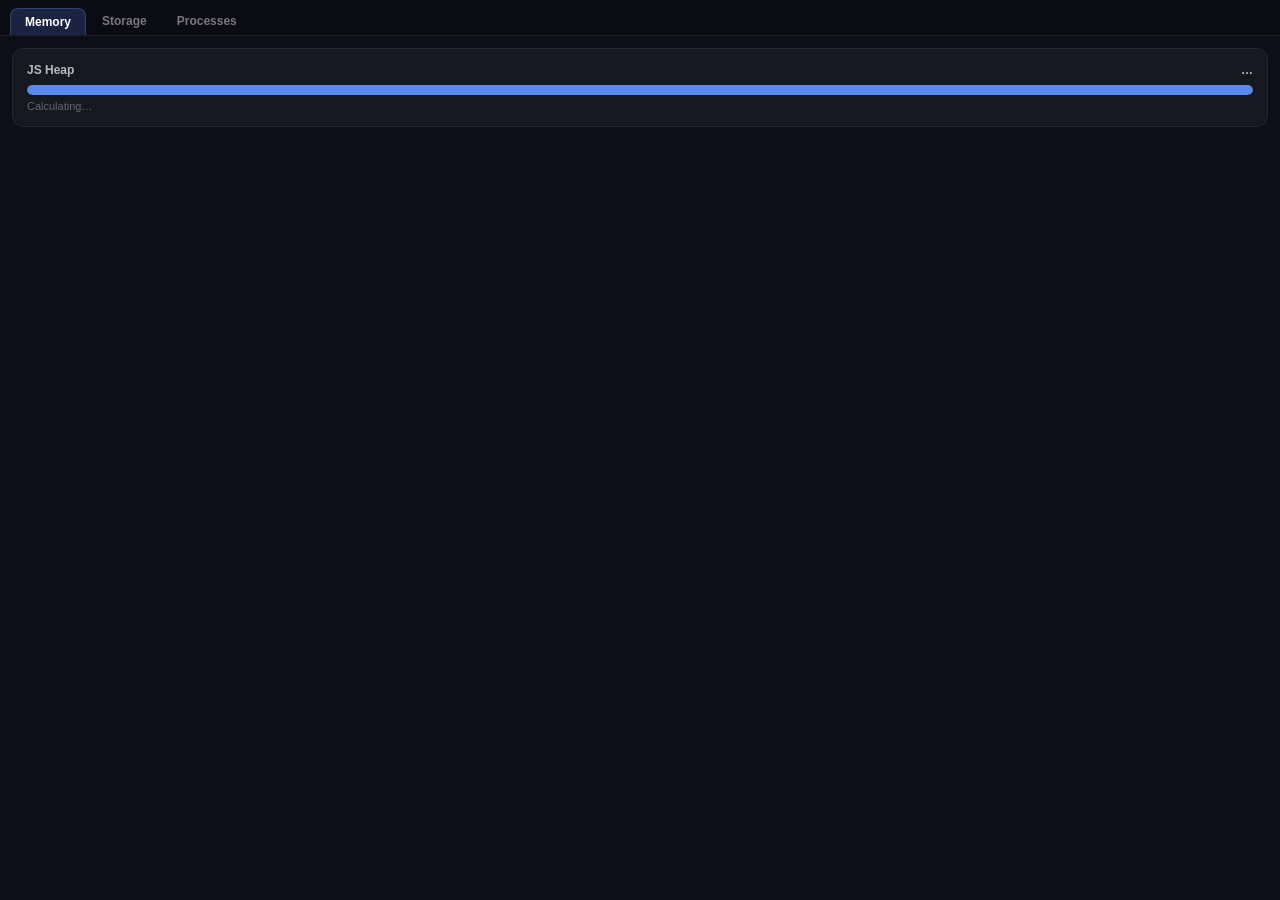
<file: apps/resmon.html>
<!DOCTYPE html>
<html lang="en">
<head>
<meta charset="UTF-8">
<script type="application/json" id="wos-manifest">{"id":"resmon","name":"Resource Monitor","version":"1.0","icon":"📊","category":"system","singleton":true,"description":"RAM, storage and process usage.","winWidth":540,"winHeight":480}</script>
<style>
*,*::before,*::after{box-sizing:border-box;margin:0;padding:0}
:root{--rm-accent:#5b8af5}
html,body{width:100%;height:100%;font-family:'Segoe UI',-apple-system,sans-serif;background:#0c0e18;color:#eaf0ff}
*::-webkit-scrollbar{width:5px}
*::-webkit-scrollbar-thumb{background:rgba(255,255,255,0.18);border-radius:3px}
.rm-wrap{height:100%;display:flex;flex-direction:column;overflow:hidden}
.rm-tabs{display:flex;gap:2px;padding:8px 10px 0;background:rgba(0,0,0,0.2);border-bottom:1px solid rgba(255,255,255,0.07);flex-shrink:0}
.rm-tab{padding:6px 14px;border-radius:8px 8px 0 0;font-size:12px;font-weight:600;color:rgba(255,255,255,0.45);cursor:pointer}
.rm-tab:hover{color:rgba(255,255,255,0.7);background:rgba(255,255,255,0.05)}
.rm-tab.active{color:#fff;background:rgba(91,138,245,0.2);border:1px solid rgba(91,138,245,0.3);border-bottom:none}
.rm-panel{flex:1;overflow-y:auto;padding:12px}
.rm-gauge-section{margin-bottom:14px;padding:14px;background:rgba(255,255,255,0.04);border:1px solid rgba(255,255,255,0.07);border-radius:12px}
.rm-gauge-label{display:flex;justify-content:space-between;align-items:center;margin-bottom:8px;font-size:12px;font-weight:600;color:rgba(255,255,255,0.7)}
.rm-gauge-track{height:10px;background:rgba(255,255,255,0.08);border-radius:5px;overflow:hidden;margin-bottom:5px}
.rm-gauge-fill{height:100%;border-radius:5px;transition:width .6s ease,background .3s;background:var(--rm-accent)}
.rm-gauge-sub{font-size:11px;color:rgba(255,255,255,0.35)}
.rm-proc-list{display:flex;flex-direction:column;gap:6px}
.rm-proc-row-item{display:grid;grid-template-columns:1fr 60px;align-items:center;gap:8px;padding:6px 8px;border-radius:7px;background:rgba(255,255,255,0.03)}
.rm-proc-name{font-size:11px;color:rgba(255,255,255,0.65);overflow:hidden;text-overflow:ellipsis;white-space:nowrap}
.rm-proc-table{width:100%}
.rm-proc-row{display:grid;grid-template-columns:1fr 90px 90px;gap:6px;padding:6px 8px;border-radius:7px;font-size:12px;align-items:center}
.rm-proc-head{font-size:10px;font-weight:700;text-transform:uppercase;letter-spacing:.08em;color:rgba(255,255,255,0.3);margin-bottom:4px}
.rm-proc-row:not(.rm-proc-head){background:rgba(255,255,255,0.03);margin-bottom:3px}
.rm-proc-running{font-size:10px;color:#28c840}
.rm-empty{padding:16px 0;text-align:center;font-size:12px;color:rgba(255,255,255,0.25)}
</style>
</head>
<body>
<div class="rm-wrap">
  <div class="rm-tabs">
    <div class="rm-tab active" data-panel="rm-ram">Memory</div>
    <div class="rm-tab" data-panel="rm-storage">Storage</div>
    <div class="rm-tab" data-panel="rm-processes">Processes</div>
  </div>
  <div class="rm-panel" id="rm-ram">
    <div class="rm-gauge-section">
      <div class="rm-gauge-label"><span>JS Heap</span><span id="rm-ram-used-txt">…</span></div>
      <div class="rm-gauge-track"><div class="rm-gauge-fill" id="rm-ram-fill"></div></div>
      <div class="rm-gauge-sub" id="rm-ram-sub">Calculating…</div>
    </div>
    <div class="rm-proc-list" id="rm-proc-list"></div>
  </div>
  <div class="rm-panel" id="rm-storage" style="display:none">
    <div class="rm-gauge-section">
      <div class="rm-gauge-label"><span>Browser Storage (IndexedDB + all origin data)</span><span id="rm-stor-used-txt">…</span></div>
      <div class="rm-gauge-track"><div class="rm-gauge-fill" id="rm-stor-fill" style="background:#28c840"></div></div>
      <div class="rm-gauge-sub" id="rm-stor-sub">Measuring…</div>
    </div>
  </div>
  <div class="rm-panel" id="rm-processes" style="display:none">
    <div class="rm-proc-table">
      <div class="rm-proc-row rm-proc-head"><span>Process</span><span>PID</span><span>Status</span></div>
      <div id="rm-proc-rows"></div>
    </div>
  </div>
</div>
<script>
function getKernel(){ return window.parent && window.parent !== window ? window.parent.Kernel : window.Kernel; }
function waitForKernel(cb){
  const K = getKernel();
  if (K && K.isReady) { cb(K); return; }
  const tryAgain = () => { const k2 = getKernel(); if (k2) cb(k2); else setTimeout(tryAgain, 60); };
  setTimeout(tryAgain, 60);
}

waitForKernel(K => {
  let activePanel = 'rm-ram';
  document.querySelectorAll('.rm-tab').forEach(tab => {
    tab.addEventListener('click', () => {
      document.querySelectorAll('.rm-tab').forEach(t=>t.classList.remove('active'));
      tab.classList.add('active');
      activePanel = tab.dataset.panel;
      document.querySelectorAll('.rm-panel').forEach(p => p.style.display = p.id===activePanel ? 'block' : 'none');
      update();
    });
  });

  function fmtMB(mb){ return mb.toFixed(1)+' MB'; }
  function fmtBytes(b){ if (b<1024) return b+' B'; if (b<1048576) return (b/1024).toFixed(1)+' KB'; return (b/1048576).toFixed(2)+' MB'; }

  function updateRAM(){
    const mem = performance && performance.memory;
    const fill = document.getElementById('rm-ram-fill'), txt = document.getElementById('rm-ram-used-txt'), sub = document.getElementById('rm-ram-sub');
    const procList = document.getElementById('rm-proc-list');
    if (mem && mem.jsHeapSizeLimit > 0){
      const used = mem.usedJSHeapSize/(1024*1024), limit = mem.jsHeapSizeLimit/(1024*1024), alloc = mem.totalJSHeapSize/(1024*1024);
      const pct = Math.min(100, (used/limit)*100);
      fill.style.width = pct+'%'; fill.style.background = pct>80?'#ff5f57':pct>60?'#ffbd2e':'var(--rm-accent)';
      txt.textContent = fmtMB(used)+' / '+fmtMB(limit);
      sub.textContent = `${pct.toFixed(1)}% used — 🟢 real data (performance.memory)`;
      procList.innerHTML = `
        <div class="rm-proc-row-item"><div class="rm-proc-name">JS Heap Used</div><div style="text-align:right;font-size:11px">${fmtMB(used)}</div></div>
        <div class="rm-proc-row-item"><div class="rm-proc-name">JS Heap Allocated</div><div style="text-align:right;font-size:11px">${fmtMB(alloc)}</div></div>`;
    } else {
      fill.style.width = '0%'; txt.textContent = 'n/a'; sub.textContent = 'performance.memory is not available in this browser.';
      procList.innerHTML = '<div class="rm-empty">No memory data available</div>';
    }
  }

  async function updateStorage(){
    const fill = document.getElementById('rm-stor-fill'), txt = document.getElementById('rm-stor-used-txt'), sub = document.getElementById('rm-stor-sub');
    if (navigator.storage && navigator.storage.estimate){
      const est = await navigator.storage.estimate();
      const used = est.usage || 0, quota = est.quota || 1;
      const pct = Math.min(100, (used/quota)*100);
      fill.style.width = pct+'%'; fill.style.background = pct>80?'#ff5f57':pct>60?'#ffbd2e':'#28c840';
      txt.textContent = fmtBytes(used)+' / '+fmtBytes(quota);
      sub.textContent = `${pct.toFixed(2)}% of this browser's storage quota used`;
    } else {
      sub.textContent = 'Storage estimate API not available in this browser.';
    }
  }

  function updateProcesses(){
    const procs = K.procs.list();
    const rowsEl = document.getElementById('rm-proc-rows');
    rowsEl.innerHTML = '';
    procs.forEach(p => {
      const row = document.createElement('div'); row.className='rm-proc-row';
      row.innerHTML = `<span>${(p.title||p.appId).slice(0,22)}</span><span>#${p.pid}</span><span class="rm-proc-running">${p.state}</span>`;
      rowsEl.appendChild(row);
    });
    if (!procs.length) rowsEl.innerHTML = '<div class="rm-empty">No processes</div>';
  }

  function update(){
    if (activePanel==='rm-ram') updateRAM();
    else if (activePanel==='rm-storage') updateStorage();
    else if (activePanel==='rm-processes') updateProcesses();
  }

  const interval = setInterval(update, 1500);
  update();
  window.addEventListener('beforeunload', () => clearInterval(interval));
});
</script>
</body>
</html>
</file>
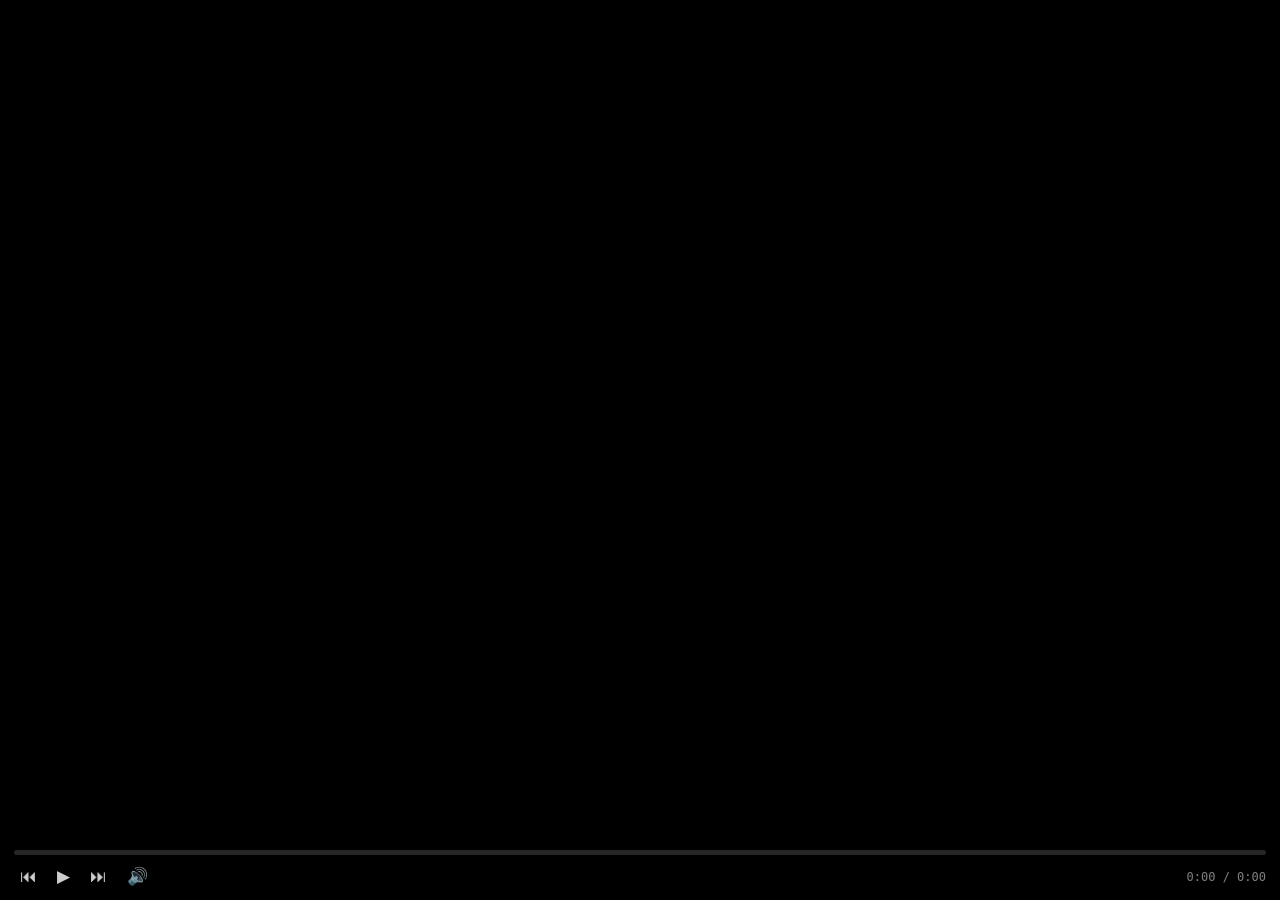
<file: apps/vid_player.html>
<!DOCTYPE html>
<html lang="en">
<head>
<meta charset="UTF-8">
<script type="application/json" id="wos-manifest">{"id":"vid_player","name":"Video Player","version":"1.0","icon":"🎬","category":"media","singleton":false,"description":"Play videos from the virtual filesystem.","winWidth":700,"winHeight":480}</script>
<style>
*,*::before,*::after{box-sizing:border-box;margin:0;padding:0}
html,body{width:100%;height:100%;font-family:'Segoe UI',-apple-system,sans-serif;background:#000;color:#eaf0ff}
.vid-wrap{width:100%;height:100%;display:flex;flex-direction:column;background:#000}
.vid-stage{flex:1;display:flex;align-items:center;justify-content:center;min-height:0}
.vid-stage video{max-width:100%;max-height:100%}
.vid-err{padding:40px;text-align:center;opacity:.4;font-size:14px;line-height:2.2}
.vid-controls{flex-shrink:0;padding:10px 14px;background:rgba(0,0,0,0.7);display:flex;flex-direction:column;gap:8px}
.vid-progress{width:100%;height:5px;background:rgba(255,255,255,0.15);border-radius:3px;cursor:pointer;position:relative}
.vid-progress-fill{height:100%;background:#5b8af5;border-radius:3px;pointer-events:none}
.vid-btns{display:flex;align-items:center;gap:8px}
.vid-btn{background:none;border:none;color:rgba(255,255,255,0.8);font-size:17px;cursor:pointer;padding:3px 6px;border-radius:6px;transition:all .13s}
.vid-btn:hover{background:rgba(255,255,255,0.1);color:#fff}
.vid-time{font-size:12px;color:rgba(255,255,255,0.5);font-family:monospace;margin-left:auto}
</style>
</head>
<body>
<div class="vid-wrap">
  <div class="vid-stage" id="vp-stage"><video id="vp-vid"></video></div>
  <div class="vid-controls">
    <div class="vid-progress" id="vp-prog"><div class="vid-progress-fill" id="vp-fill" style="width:0%"></div></div>
    <div class="vid-btns">
      <button class="vid-btn" id="vp-rew" title="Restart">⏮</button>
      <button class="vid-btn" id="vp-play" title="Play/Pause">▶</button>
      <button class="vid-btn" id="vp-fwd" title="+10s">⏭</button>
      <button class="vid-btn" id="vp-mute" title="Mute">🔊</button>
      <span class="vid-time" id="vp-time">0:00 / 0:00</span>
    </div>
  </div>
</div>
<script>
function getKernel(){ return window.parent && window.parent !== window ? window.parent.Kernel : window.Kernel; }
function waitForKernel(cb){
  const K = getKernel();
  if (K && K.isReady) { cb(K); return; }
  const tryAgain = () => { const k2 = getKernel(); if (k2) cb(k2); else setTimeout(tryAgain, 60); };
  setTimeout(tryAgain, 60);
}

waitForKernel(async K => {
  const params = new URLSearchParams(location.search);
  const path = params.get('path');
  const vid = document.getElementById('vp-vid'), pb = document.getElementById('vp-play'), mb = document.getElementById('vp-mute');
  const fill = document.getElementById('vp-fill'), timeEl = document.getElementById('vp-time'), prog = document.getElementById('vp-prog');
  const fmt = s => { const m=Math.floor(s/60), sec=Math.floor(s%60); return m+':'+(sec<10?'0':'')+sec; };

  if (path){
    try { vid.src = await K.fs.readDataURL(path); }
    catch(e){ document.getElementById('vp-stage').innerHTML = '<div class="vid-err">Could not load video</div>'; }
  } else { document.getElementById('vp-stage').innerHTML = '<div class="vid-err">No file specified</div>'; }

  vid.addEventListener('error', () => { document.getElementById('vp-stage').innerHTML = '<div class="vid-err">Could not load video</div>'; });
  vid.addEventListener('timeupdate', () => { if(!vid.duration) return; fill.style.width=(vid.currentTime/vid.duration*100)+'%'; timeEl.textContent=fmt(vid.currentTime)+' / '+fmt(vid.duration); });
  vid.addEventListener('play', () => pb.textContent='⏸');
  vid.addEventListener('pause', () => pb.textContent='▶');
  vid.addEventListener('ended', () => pb.textContent='▶');
  pb.onclick = () => vid.paused ? vid.play() : vid.pause();
  mb.onclick = () => { vid.muted = !vid.muted; mb.textContent = vid.muted ? '🔇' : '🔊'; };
  document.getElementById('vp-rew').onclick = () => vid.currentTime = 0;
  document.getElementById('vp-fwd').onclick = () => vid.currentTime = Math.min(vid.duration||0, vid.currentTime+10);
  prog.onclick = e => { if(!vid.duration) return; const r=prog.getBoundingClientRect(); vid.currentTime=((e.clientX-r.left)/r.width)*vid.duration; };
  document.addEventListener('keydown', e => { if(e.key===' '){ e.preventDefault(); pb.click(); } else if(e.key==='ArrowRight') vid.currentTime+=5; else if(e.key==='ArrowLeft') vid.currentTime-=5; });
});
</script>
</body>
</html>
</file>
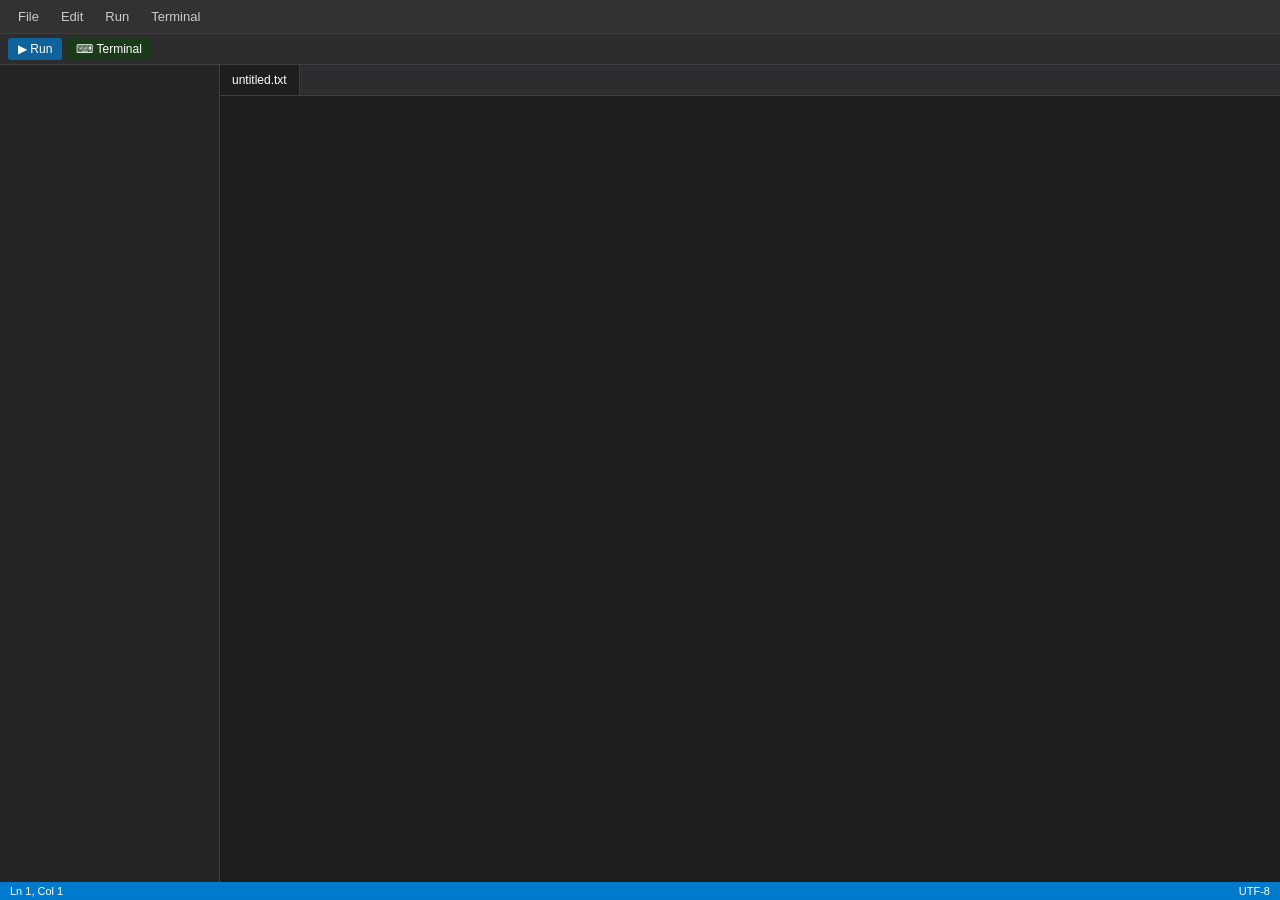
<file: apps/vscode.html>
<!DOCTYPE html>
<html lang="en">
<head>
<meta charset="UTF-8">
<script type="application/json" id="wos-manifest">{"id":"vscode","name":"VS Code","version":"1.0","icon":"💻","category":"development","singleton":false,"description":"Lightweight code editor with run support for HTML, JS and Python.","winWidth":1000,"winHeight":700}</script>
<style>
*,*::before,*::after{box-sizing:border-box;margin:0;padding:0}
html,body{width:100%;height:100%;overflow:hidden;font-family:'Cascadia Code','Consolas',monospace;font-size:14px;background:#1e1e1e;color:#d4d4d4}
*::-webkit-scrollbar{width:6px}
*::-webkit-scrollbar-thumb{background:#444;border-radius:3px}
.vscode-wrap{display:flex;flex-direction:column;height:100%;position:relative}
.vscode-menu{display:flex;gap:2px;padding:4px 8px;background:#323233;border-bottom:1px solid #3e3e42;flex-shrink:0}
.menu-item{padding:5px 10px;cursor:pointer;border-radius:3px;color:#ccc;font-size:13px;user-select:none;font-family:'Segoe UI',sans-serif}
.menu-item:hover{background:#37373d}
.vscode-toolbar{display:flex;padding:4px 8px;background:#2d2d30;border-bottom:1px solid #3e3e42;flex-shrink:0;gap:4px;align-items:center;font-family:'Segoe UI',sans-serif}
.tool-btn{background:#0e639c;color:white;border:none;padding:4px 10px;cursor:pointer;border-radius:3px;font-size:12px}
.tool-btn:hover{background:#1177bb}
.vscode-main{display:flex;flex:1;overflow:hidden;min-height:0}
.vscode-sidebar{width:220px;background:#252526;border-right:1px solid #3e3e42;display:flex;flex-direction:column;flex-shrink:0;overflow:hidden}
.sidebar-content{flex:1;overflow-y:auto;padding:6px 0}
.vscode-editor{flex:1;display:flex;flex-direction:column;overflow:hidden;min-width:0}
.editor-tabs{display:flex;background:#2d2d30;border-bottom:1px solid #3e3e42;flex-shrink:0}
.editor-tab{padding:8px 12px;background:#1e1e1e;color:#fff;border-right:1px solid #3e3e42;font-size:12px;font-family:'Segoe UI',sans-serif}
.ed-ta{flex:1;padding:12px;background:#1e1e1e;border:none;outline:none;color:#d4d4d4;font-family:inherit;font-size:13px;resize:none;overflow:auto;line-height:1.6;tab-size:2}
.vscode-status{display:flex;justify-content:space-between;padding:3px 10px;background:#007acc;color:#ffffff;font-size:11px;flex-shrink:0;font-family:'Segoe UI',sans-serif}
.vsc-dd{position:absolute;z-index:999;min-width:170px;background:#2d2d30;border:1px solid #555;border-radius:4px;padding:4px 0;box-shadow:0 8px 24px rgba(0,0,0,0.5);display:none;font-family:'Segoe UI',sans-serif}
.vsc-dd [data-a]{padding:7px 16px;color:#ccc;cursor:pointer;font-size:13px}
.vsc-dd [data-a]:hover{background:#094771;color:#fff}
#vsc-term{display:none;flex-direction:column;height:200px;min-height:200px;border-top:1px solid #3e3e42;background:#1e1e1e;flex-shrink:0}
.tree-row{padding:3px 8px;cursor:pointer;color:#bbb;font-size:12px;user-select:none;white-space:nowrap;overflow:hidden;text-overflow:ellipsis}
.tree-row:hover{background:#2d2d30}
</style>
</head>
<body>
<div class="vscode-wrap">
  <div class="vscode-menu" id="vsc-menubar">
    <div class="menu-item" data-menu="file">File</div>
    <div class="menu-item" data-menu="edit">Edit</div>
    <div class="menu-item" data-menu="run">Run</div>
    <div class="menu-item" data-menu="terminal">Terminal</div>
  </div>
  <div id="vsc-file-dd" class="vsc-dd"><div data-a="new">New File</div><div data-a="open">Open File…</div><div data-a="save">Save &nbsp;<span style="opacity:.4">Ctrl+S</span></div><div data-a="saveas">Save As…</div></div>
  <div id="vsc-edit-dd" class="vsc-dd"><div data-a="copy">Copy</div><div data-a="paste">Paste</div><div data-a="selectall">Select All</div></div>
  <div id="vsc-run-dd" class="vsc-dd"><div data-a="runcode">▶ Run Code &nbsp;<span style="opacity:.4">F5</span></div></div>
  <div id="vsc-terminal-dd" class="vsc-dd"><div data-a="newterm">New Terminal</div><div data-a="clearterm">Clear Terminal</div></div>
  <div class="vscode-toolbar">
    <button class="tool-btn" id="vsc-runbtn">▶ Run</button>
    <button class="tool-btn" id="vsc-termbtn" style="background:#1a3a1a">⌨ Terminal</button>
    <span id="vsc-dirty" style="margin-left:8px;font-size:11px;color:#e2a045;display:none">● unsaved</span>
  </div>
  <div class="vscode-main" id="vsc-main">
    <div class="vscode-sidebar" id="vsc-sidebar">
      <div class="sidebar-content" id="vsc-exp-panel"></div>
    </div>
    <div class="vscode-editor">
      <div class="editor-tabs"><div class="editor-tab" id="vsc-tabname">untitled.txt</div></div>
      <textarea class="ed-ta" id="vsc-ta" spellcheck="false"></textarea>
    </div>
  </div>
  <div id="vsc-term">
    <div style="display:flex;justify-content:space-between;align-items:center;padding:4px 10px;background:#252526;border-bottom:1px solid #3e3e42;font-family:'Segoe UI',sans-serif">
      <span style="font-size:12px;color:#ccc">TERMINAL</span>
      <span id="vsc-termclose" style="cursor:pointer;opacity:.6;padding:0 4px">✕</span>
    </div>
    <div id="vsc-termout" style="flex:1;padding:8px 12px;overflow-y:auto;font-size:12px;white-space:pre-wrap;word-break:break-all"></div>
    <div style="display:flex;align-items:center;padding:4px 10px;background:#252526;border-top:1px solid #3e3e42">
      <span style="color:#569cd6;font-size:12px;margin-right:6px">$</span>
      <input id="vsc-terminp" autocomplete="off" spellcheck="false" placeholder="run, clear, python <code>…" style="flex:1;background:none;border:none;outline:none;color:#d4d4d4;font-family:inherit;font-size:12px">
    </div>
  </div>
  <div class="vscode-status"><span id="vsc-statusl">Ln 1, Col 1</span><span id="vsc-statusr">UTF-8</span></div>
</div>

<script>
function getKernel(){ return window.parent && window.parent !== window ? window.parent.Kernel : window.Kernel; }
function waitForKernel(cb){
  const K = getKernel();
  if (K && K.isReady) { cb(K); return; }
  const tryAgain = () => { const k2 = getKernel(); if (k2) cb(k2); else setTimeout(tryAgain, 60); };
  setTimeout(tryAgain, 60);
}
function toast(icon,title,msg){ getKernel().emit('shell:toast', {icon,title,msg}); }

waitForKernel(async K => {
  const params = new URLSearchParams(location.search);
  let savedFsPath = params.get('path') || null;
  let currentFileName = savedFsPath ? K.fs.basename(savedFsPath) : 'untitled.txt';

  const ta = document.getElementById('vsc-ta');
  const tabname = document.getElementById('vsc-tabname');
  const dirty = document.getElementById('vsc-dirty');
  const expPanel = document.getElementById('vsc-exp-panel');
  const term = document.getElementById('vsc-term');
  const termOut = document.getElementById('vsc-termout');
  const termInp = document.getElementById('vsc-terminp');
  const statusL = document.getElementById('vsc-statusl');
  const statusR = document.getElementById('vsc-statusr');

  let origContent = '';
  if (savedFsPath){
    try { origContent = await K.fs.read(savedFsPath); } catch(e){ savedFsPath = null; }
  }
  ta.value = origContent;
  tabname.textContent = currentFileName;

  const updateStatus = () => {
    const before = ta.value.substr(0, ta.selectionStart);
    const lines = before.split('\n');
    statusL.textContent = `Ln ${lines.length}, Col ${lines[lines.length-1].length+1}`;
    const ext = currentFileName.split('.').pop().toLowerCase();
    const langMap = {js:'JavaScript',py:'Python',html:'HTML',css:'CSS',json:'JSON',md:'Markdown',txt:'Plain Text',csv:'CSV'};
    statusR.textContent = (langMap[ext]||ext.toUpperCase())+' | UTF-8';
    dirty.style.display = ta.value !== origContent ? 'inline' : 'none';
  };
  ta.addEventListener('input', updateStatus); ta.addEventListener('click', updateStatus); ta.addEventListener('keyup', updateStatus);
  updateStatus();

  const tPrint = (text, color) => { const d=document.createElement('div'); d.style.color=color||'#d4d4d4'; d.textContent=text; termOut.appendChild(d); termOut.scrollTop=termOut.scrollHeight; };
  const showTerm = () => { term.style.display='flex'; termInp.focus(); };
  const hideTerm = () => { term.style.display='none'; };
  const toggleTerm = () => term.style.display==='flex' ? hideTerm() : showTerm();

  let pyodide = null, pyodideReady = null;
  function initPyodide(){
    if (pyodideReady) return pyodideReady;
    pyodideReady = (async () => {
      if (typeof loadPyodide !== 'function'){
        await new Promise((resolve, reject) => {
          const s = document.createElement('script');
          s.src = 'https://cdn.jsdelivr.net/pyodide/v0.23.4/full/pyodide.js';
          s.onload = resolve; s.onerror = () => reject(new Error('Could not load Pyodide (offline?)'));
          document.head.appendChild(s);
        });
      }
      pyodide = await loadPyodide({ indexURL: 'https://cdn.jsdelivr.net/pyodide/v0.23.4/full/' });
      return pyodide;
    })();
    return pyodideReady;
  }

  async function runCode(){
    showTerm(); termOut.innerHTML = '';
    const code = ta.value, ext = currentFileName.split('.').pop().toLowerCase();
    tPrint(`> Running: ${currentFileName}`, '#569cd6'); tPrint('');
    if (ext === 'py'){
      try {
        await initPyodide();
        const out = [];
        pyodide.setStdout({ batched:true, stdout:s=>{ if(s) out.push(s); } });
        pyodide.setStderr({ batched:true, stderr:s=>{ if(s) out.push(s); } });
        await pyodide.runPythonAsync(code);
        (out.length ? out : ['(no output)']).forEach(l => tPrint(l));
      } catch(e){ String(e.message||e).split('\n').forEach(l => tPrint(l, '#f48771')); }
    } else if (ext === 'js'){
      const logs = [];
      const _log = console.log.bind(console), _err = console.error.bind(console);
      console.log = (...a) => logs.push({t:'log', v:a.map(String).join(' ')});
      console.error = (...a) => logs.push({t:'err', v:a.map(String).join(' ')});
      try { const ret = (new Function(code))(); if (ret !== undefined) logs.push({t:'log', v:'→ '+String(ret)}); }
      catch(e){ logs.push({t:'err', v:'Error: '+e.message}); }
      finally { console.log=_log; console.error=_err; }
      (logs.length ? logs : [{t:'log',v:'(no output)'}]).forEach(l => tPrint(l.v, l.t==='err'?'#f48771':'#d4d4d4'));
    } else if (ext === 'html'){
      const blob = new Blob([code], {type:'text/html'});
      window.open(URL.createObjectURL(blob), '_blank');
      tPrint('HTML preview opened in a new tab.', '#4ec9b0');
    } else if (ext === 'css'){
      tPrint('CSS file — no runnable output. Use inside an HTML file.', '#4ec9b0');
    } else {
      tPrint(`Run not supported for .${ext} files.`, '#f48771');
    }
    tPrint(''); tPrint('─'.repeat(40), '#3e3e42');
  }

  function setFile(name, content, fsPath){
    currentFileName = name; ta.value = content; savedFsPath = fsPath || null; origContent = content;
    tabname.textContent = name; updateStatus(); buildTree();
  }

  const doNew = () => setFile('untitled.txt', '', null);

  function showOpenDialog(onSelected){
    const ov = document.createElement('div');
    ov.style.cssText = 'position:fixed;inset:0;z-index:8000;background:rgba(0,0,0,0.55);display:flex;align-items:center;justify-content:center;font-family:"Segoe UI",sans-serif';
    ov.innerHTML = `<div style="width:420px;background:#252526;border:1px solid #3e3e42;border-radius:8px;overflow:hidden"><div style="padding:12px 16px;font-size:14px;font-weight:700;border-bottom:1px solid #3e3e42;color:#fff">Open File</div><div style="padding:10px 16px;font-size:12px;color:#aaa" id="op-path"></div><div id="op-files" style="max-height:280px;overflow:auto;padding:0 8px 8px"></div><div style="padding:10px 16px;display:flex;justify-content:flex-end;gap:8px;border-top:1px solid #3e3e42"><button id="op-cancel" style="background:#3a3a3a;color:#ddd;border:none;padding:6px 16px;border-radius:5px;cursor:pointer">Cancel</button></div></div>`;
    document.body.appendChild(ov);
    let cwd = '/device';
    const pathEl = ov.querySelector('#op-path'), listEl = ov.querySelector('#op-files');
    async function render(){
      pathEl.textContent = cwd;
      const items = await K.fs.readdir(cwd);
      listEl.innerHTML = '';
      items.sort((a,b)=>a.type!==b.type?(a.type==='dir'?-1:1):a.name.localeCompare(b.name)).forEach(item => {
        const row = document.createElement('div');
        row.style.cssText = 'display:flex;align-items:center;gap:8px;padding:7px 10px;border-radius:5px;cursor:pointer;color:#ddd;font-size:13px';
        row.onmouseenter = () => row.style.background = '#2d2d30';
        row.onmouseleave = () => row.style.background = '';
        row.textContent = (item.type==='dir'?'📁 ':'📄 ') + item.name;
        row.ondblclick = async () => {
          if (item.type === 'dir'){ cwd = item.id; render(); return; }
          try { const content = await K.fs.read(item.id); onSelected(item.id, item.name, content); ov.remove(); }
          catch(e){ toast('⚠️','Open','Cannot open this file (binary?).'); }
        };
        listEl.appendChild(row);
      });
      if (!items.length) listEl.innerHTML = '<div style="padding:14px;color:#777">(empty folder)</div>';
    }
    ov.querySelector('#op-cancel').onclick = () => ov.remove();
    ov.addEventListener('click', e => { if (e.target===ov) ov.remove(); });
    render();
  }

  function showSaveDialog(defaultName, getContent, onSaved){
    const ov = document.createElement('div');
    ov.style.cssText = 'position:fixed;inset:0;z-index:8000;background:rgba(0,0,0,0.55);display:flex;align-items:center;justify-content:center;font-family:"Segoe UI",sans-serif';
    const dirs = ['Desktop','Documents','Downloads'];
    ov.innerHTML = `<div style="width:400px;background:#252526;border:1px solid #3e3e42;border-radius:8px;overflow:hidden"><div style="padding:12px 16px;font-size:14px;font-weight:700;border-bottom:1px solid #3e3e42;color:#fff">Save As</div><div style="padding:14px 16px"><div style="font-size:11px;color:#888;margin-bottom:6px;text-transform:uppercase">Folder</div><div id="sav-dirs" style="display:flex;gap:6px;margin-bottom:12px"></div><input id="sav-fname" value="${defaultName}" style="width:100%;background:#3c3c3c;border:1px solid #555;color:#fff;padding:8px 10px;border-radius:5px;font-family:inherit"></div><div style="padding:10px 16px;display:flex;justify-content:flex-end;gap:8px;border-top:1px solid #3e3e42"><button id="sav-cancel" style="background:#3a3a3a;color:#ddd;border:none;padding:6px 16px;border-radius:5px;cursor:pointer">Cancel</button><button id="sav-ok" style="background:#0e639c;color:#fff;border:none;padding:6px 16px;border-radius:5px;cursor:pointer">Save</button></div></div>`;
    document.body.appendChild(ov);
    let selDir = 'Documents';
    const dirsEl = ov.querySelector('#sav-dirs');
    dirs.forEach(d => {
      const b = document.createElement('button'); b.textContent = d;
      b.style.cssText = 'padding:5px 12px;border-radius:5px;border:1px solid #555;background:' + (d===selDir?'#0e639c':'#3c3c3c') + ';color:#fff;cursor:pointer;font-size:12px';
      b.onclick = () => { selDir = d; dirsEl.querySelectorAll('button').forEach(x=>x.style.background='#3c3c3c'); b.style.background='#0e639c'; };
      dirsEl.appendChild(b);
    });
    ov.querySelector('#sav-cancel').onclick = () => ov.remove();
    ov.querySelector('#sav-ok').onclick = async () => {
      const fname = ov.querySelector('#sav-fname').value.trim(); if (!fname) return;
      const path = `/device/${selDir.toLowerCase()}/${fname}`;
      await K.fs.write(path, getContent());
      onSaved && onSaved(path, fname);
      toast('💾','Saved',`"${fname}" saved to ${selDir}`);
      ov.remove();
    };
    ov.addEventListener('click', e => { if (e.target===ov) ov.remove(); });
  }

  const doOpen = () => showOpenDialog((path, name, content) => setFile(name, content, path));
  const doSave = async () => {
    if (savedFsPath){ await K.fs.write(savedFsPath, ta.value); origContent = ta.value; dirty.style.display='none'; toast('💾','Saved',`"${currentFileName}" updated.`); return; }
    doSaveAs();
  };
  const doSaveAs = () => showSaveDialog(currentFileName, () => ta.value, (path, name) => { savedFsPath = path; currentFileName = name; origContent = ta.value; tabname.textContent = name; dirty.style.display='none'; buildTree(); });

  async function buildTree(){
    expPanel.innerHTML = '';
    async function walk(path, container, depth){
      let items; try { items = await K.fs.readdir(path); } catch(e){ return; }
      items.sort((a,b)=>a.type!==b.type?(a.type==='dir'?-1:1):a.name.localeCompare(b.name)).forEach(item => {
        const row = document.createElement('div');
        row.className = 'tree-row'; row.style.paddingLeft = (8+depth*14)+'px';
        row.textContent = (item.type==='dir'?'📁 ':'📄 ') + item.name;
        if (item.id === savedFsPath) row.style.color = '#fff';
        container.appendChild(row);
        if (item.type === 'dir'){
          const childWrap = document.createElement('div'); childWrap.style.display = depth<1 ? 'block' : 'none';
          row.onclick = () => { childWrap.style.display = childWrap.style.display==='none' ? 'block' : 'none'; };
          container.appendChild(childWrap);
          walk(item.id, childWrap, depth+1);
        } else {
          row.onclick = async () => { try { const c = await K.fs.read(item.id); setFile(item.name, c, item.id); } catch(e){ toast('⚠️','Open','Cannot open this file (binary?).'); } };
        }
      });
    }
    await walk('/device', expPanel, 0);
  }
  buildTree();

  document.getElementById('vsc-runbtn').onclick = runCode;
  document.getElementById('vsc-termbtn').onclick = toggleTerm;
  document.getElementById('vsc-termclose').onclick = hideTerm;

  const ddMap = { file:'vsc-file-dd', edit:'vsc-edit-dd', run:'vsc-run-dd', terminal:'vsc-terminal-dd' };
  const hideAllDDs = () => Object.values(ddMap).forEach(id => document.getElementById(id).style.display='none');
  document.querySelectorAll('#vsc-menubar .menu-item').forEach(mi => {
    mi.addEventListener('click', e => {
      e.stopPropagation();
      const dd = document.getElementById(ddMap[mi.dataset.menu]);
      const wasOpen = dd.style.display === 'block';
      hideAllDDs();
      if (!wasOpen){
        const mrect = mi.getBoundingClientRect();
        dd.style.left = mrect.left+'px'; dd.style.top = mrect.bottom+'px'; dd.style.display = 'block';
      }
    });
  });
  document.querySelectorAll('[data-a]').forEach(item => {
    item.addEventListener('click', e => {
      e.stopPropagation(); hideAllDDs();
      switch(item.dataset.a){
        case 'new': doNew(); break;
        case 'open': doOpen(); break;
        case 'save': doSave(); break;
        case 'saveas': doSaveAs(); break;
        case 'copy': navigator.clipboard.writeText(ta.value.substring(ta.selectionStart, ta.selectionEnd)); break;
        case 'paste': navigator.clipboard.readText().then(t => { const s=ta.selectionStart, e2=ta.selectionEnd; ta.value=ta.value.substring(0,s)+t+ta.value.substring(e2); ta.selectionStart=ta.selectionEnd=s+t.length; updateStatus(); }); break;
        case 'selectall': ta.select(); break;
        case 'runcode': runCode(); break;
        case 'newterm': termOut.innerHTML=''; showTerm(); break;
        case 'clearterm': termOut.innerHTML=''; break;
      }
    });
  });
  document.addEventListener('click', e => { if (!e.target.closest('.menu-item') && !e.target.closest('.vsc-dd')) hideAllDDs(); });

  termInp.addEventListener('keydown', async e => {
    if (e.key !== 'Enter') return;
    const raw = termInp.value.trim(); termInp.value=''; if (!raw) return;
    tPrint('$ '+raw, '#569cd6');
    const [cmd, ...rest] = raw.split(/\s+/);
    if (cmd === 'run') runCode();
    else if (cmd === 'clear') termOut.innerHTML = '';
    else if (cmd === 'python'){
      try { await initPyodide(); const out=[]; pyodide.setStdout({batched:true,stdout:s=>{if(s)out.push(s);}}); await pyodide.runPythonAsync(rest.join(' ')); (out.length?out:['(no output)']).forEach(l=>tPrint(l)); }
      catch(e){ tPrint('Python error: '+e.message, '#f48771'); }
    }
    else tPrint(`${cmd}: command not found (try "run", "clear", "python <code>")`, '#f48771');
  });

  document.addEventListener('keydown', e => {
    if ((e.ctrlKey||e.metaKey) && e.key==='s'){ e.preventDefault(); doSave(); }
    else if ((e.ctrlKey||e.metaKey) && e.key==='r'){ e.preventDefault(); runCode(); }
    else if (e.key==='F5'){ e.preventDefault(); runCode(); }
    else if ((e.ctrlKey||e.metaKey) && e.key==='n'){ e.preventDefault(); doNew(); }
    else if ((e.ctrlKey||e.metaKey) && e.key==='o'){ e.preventDefault(); doOpen(); }
  });

  const tutSeen = await K.prefs.get('vscode.tutSeen', false);
  if (!tutSeen){
    K.prefs.set('vscode.tutSeen', true);
    setTimeout(() => toast('💡','VS Code tip','Save with the right extension (.html/.js/.py) then press F5 or ▶ Run to execute your code.'), 500);
  }

  ta.focus();
});
</script>
</body>
</html>
</file>
